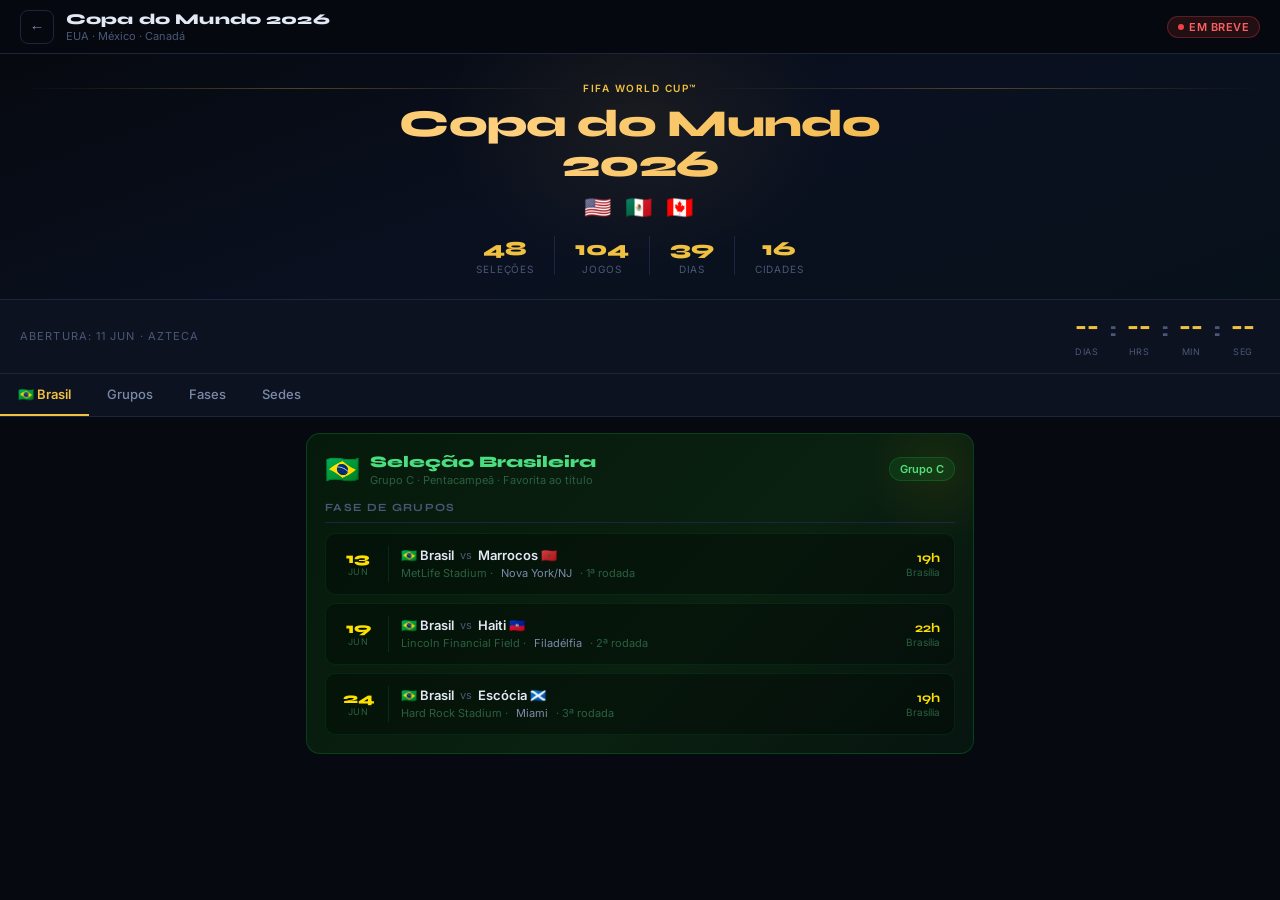
<file: eventocopa2026.html>
<!DOCTYPE html>
<html lang="pt-BR">
<head>
<meta charset="UTF-8">
<meta name="viewport" content="width=device-width, initial-scale=1.0">
<title>Copa do Mundo 2026 ⚽</title>
<link href="https://fonts.googleapis.com/css2?family=Syne:wght@400;600;700;800;900&family=Inter:wght@300;400;500;600&display=swap" rel="stylesheet">
<style>
:root {
  --bg: #06090f;
  --surface: #0d1220;
  --surface2: #111826;
  --border: #1c2540;
  --text: #e2e8f4;
  --muted: #4a5878;
  --muted2: #7a8baa;
  --gold: #f0c040;
  --green: #22c55e;
  --red: #ef4444;
  --blue: #3b82f6;
  --brazil: #009c3b;
  --brazil2: #FFDF00;
}
* { margin:0; padding:0; box-sizing:border-box; }

body {
  font-family: 'Inter', sans-serif;
  background: var(--bg);
  color: var(--text);
  min-height: 100vh;
}

/* HEADER */
header {
  padding: 0 20px;
  height: 54px;
  display: flex;
  align-items: center;
  gap: 12px;
  border-bottom: 1px solid var(--border);
  background: rgba(6,9,15,0.97);
  backdrop-filter: blur(12px);
  position: sticky;
  top: 0;
  z-index: 100;
}
.back-btn {
  background: none;
  border: 1px solid var(--border);
  color: var(--muted2);
  width: 34px; height: 34px;
  border-radius: 8px;
  cursor: pointer;
  display: flex; align-items: center; justify-content: center;
  font-size: 15px;
  transition: all 0.18s;
  flex-shrink: 0;
}
.back-btn:hover { background: var(--surface); color: var(--text); }
.header-title {
  font-family: 'Syne', sans-serif;
  font-weight: 800;
  font-size: 15px;
  color: var(--text);
  letter-spacing: 0.01em;
}
.header-sub { font-size: 11px; color: var(--muted); margin-top: 1px; }
.live-pill {
  margin-left: auto;
  background: rgba(239,68,68,0.12);
  border: 1px solid rgba(239,68,68,0.3);
  color: #fc6060;
  padding: 3px 10px;
  border-radius: 20px;
  font-size: 11px;
  font-weight: 600;
  display: flex; align-items: center; gap: 5px;
  letter-spacing: 0.04em;
  text-transform: uppercase;
}
.live-dot {
  width: 6px; height: 6px;
  background: #ef4444;
  border-radius: 50%;
  animation: blink 1.2s ease-in-out infinite;
}
@keyframes blink { 0%,100%{opacity:1} 50%{opacity:0.2} }

/* HERO */
.hero {
  background: linear-gradient(160deg, #06090f 0%, #0a1020 50%, #07111a 100%);
  padding: 28px 20px 24px;
  border-bottom: 1px solid var(--border);
  position: relative;
  overflow: hidden;
}
.hero-glow {
  position: absolute;
  top: -80px; left: 50%; transform: translateX(-50%);
  width: 400px; height: 300px;
  background: radial-gradient(ellipse, rgba(240,192,64,0.07) 0%, transparent 70%);
  pointer-events: none;
}
.hero-label {
  font-size: 10px;
  font-weight: 600;
  letter-spacing: 0.15em;
  text-transform: uppercase;
  color: var(--gold);
  margin-bottom: 10px;
  display: flex; align-items: center; gap: 8px;
}
.hero-label::before, .hero-label::after {
  content: '';
  flex: 1;
  height: 1px;
  background: linear-gradient(90deg, transparent, rgba(240,192,64,0.3), transparent);
}
.hero-title {
  font-family: 'Syne', sans-serif;
  font-size: clamp(28px, 6vw, 38px);
  font-weight: 900;
  line-height: 1.05;
  letter-spacing: -0.02em;
  text-align: center;
}
.hero-title span {
  display: block;
  background: linear-gradient(135deg, #f0c040 0%, #ffd080 40%, #e8a820 100%);
  -webkit-background-clip: text;
  -webkit-text-fill-color: transparent;
  background-clip: text;
}
.hero-hosts {
  text-align: center;
  margin-top: 10px;
  font-size: 22px;
  letter-spacing: 4px;
}
.hero-meta {
  display: flex;
  justify-content: center;
  gap: 20px;
  margin-top: 16px;
}
.hero-stat {
  text-align: center;
}
.hero-stat-val {
  font-family: 'Syne', sans-serif;
  font-size: 20px;
  font-weight: 800;
  color: var(--gold);
}
.hero-stat-label {
  font-size: 10px;
  color: var(--muted);
  text-transform: uppercase;
  letter-spacing: 0.08em;
  margin-top: 2px;
}
.hero-divider { width: 1px; background: var(--border); }

/* COUNTDOWN */
.countdown-wrap {
  background: var(--surface);
  border-bottom: 1px solid var(--border);
  padding: 14px 20px;
  display: flex;
  align-items: center;
  justify-content: space-between;
}
.countdown-label { font-size: 11px; color: var(--muted); text-transform: uppercase; letter-spacing: 0.1em; }
.countdown-timer {
  display: flex;
  gap: 6px;
  align-items: center;
}
.cd-unit {
  text-align: center;
}
.cd-num {
  font-family: 'Syne', sans-serif;
  font-size: 20px;
  font-weight: 800;
  color: var(--gold);
  min-width: 34px;
  display: block;
}
.cd-label {
  font-size: 9px;
  color: var(--muted);
  text-transform: uppercase;
  letter-spacing: 0.06em;
}
.cd-sep {
  font-family: 'Syne', sans-serif;
  font-size: 18px;
  font-weight: 800;
  color: var(--muted);
  margin-bottom: 12px;
  animation: blink 1s ease-in-out infinite;
}

/* TABS */
.tabs {
  display: flex;
  background: var(--surface);
  border-bottom: 1px solid var(--border);
  overflow-x: auto;
  scrollbar-width: none;
}
.tabs::-webkit-scrollbar { display: none; }
.tab {
  flex-shrink: 0;
  padding: 12px 18px;
  font-size: 13px;
  font-weight: 500;
  color: var(--muted2);
  cursor: pointer;
  border-bottom: 2px solid transparent;
  transition: all 0.18s;
  white-space: nowrap;
}
.tab:hover { color: var(--text); }
.tab.active { color: var(--gold); border-bottom-color: var(--gold); font-weight: 600; }

/* CONTENT */
.content { padding: 16px 16px 60px; max-width: 700px; margin: 0 auto; }
.section { display: none; }
.section.active { display: block; }

/* BRASIL CARD */
.brasil-section {
  background: linear-gradient(135deg, #061a0c 0%, #0a2010 60%, #071510 100%);
  border: 1px solid rgba(0,156,59,0.3);
  border-radius: 14px;
  padding: 18px;
  margin-bottom: 16px;
  position: relative;
  overflow: hidden;
}
.brasil-section::before {
  content: '';
  position: absolute;
  top: -40px; right: -40px;
  width: 150px; height: 150px;
  background: radial-gradient(circle, rgba(255,223,0,0.06) 0%, transparent 70%);
}
.brasil-header {
  display: flex;
  align-items: center;
  gap: 10px;
  margin-bottom: 14px;
}
.brasil-flag { font-size: 28px; }
.brasil-info h2 {
  font-family: 'Syne', sans-serif;
  font-size: 16px;
  font-weight: 800;
  color: #4ade80;
}
.brasil-info p {
  font-size: 11px;
  color: #2a6040;
  margin-top: 2px;
}
.brasil-badge {
  margin-left: auto;
  background: rgba(0,156,59,0.15);
  border: 1px solid rgba(0,156,59,0.3);
  color: #4ade80;
  padding: 4px 10px;
  border-radius: 20px;
  font-size: 11px;
  font-weight: 600;
}

/* JOGOS DO BRASIL */
.brasil-games { display: flex; flex-direction: column; gap: 8px; }
.br-game {
  background: rgba(0,0,0,0.3);
  border: 1px solid rgba(0,156,59,0.15);
  border-radius: 10px;
  padding: 12px 14px;
  display: flex;
  align-items: center;
  gap: 12px;
}
.br-game-date {
  flex-shrink: 0;
  text-align: center;
  min-width: 36px;
}
.br-game-day {
  font-family: 'Syne', sans-serif;
  font-size: 15px;
  font-weight: 800;
  color: var(--brazil2);
  line-height: 1;
}
.br-game-month {
  font-size: 9px;
  color: #2a6040;
  text-transform: uppercase;
  letter-spacing: 0.06em;
}
.br-game-divider { width: 1px; background: rgba(0,156,59,0.2); height: 36px; flex-shrink: 0; }
.br-game-main { flex: 1; min-width: 0; }
.br-game-teams {
  display: flex;
  align-items: center;
  gap: 6px;
  font-size: 13px;
  font-weight: 600;
  color: var(--text);
}
.br-game-vs { color: var(--muted); font-size: 11px; font-weight: 400; }
.br-game-meta {
  font-size: 11px;
  color: #2a6040;
  margin-top: 3px;
  display: flex; gap: 8px; align-items: center;
}
.br-game-meta span { color: var(--muted2); }
.br-game-time {
  flex-shrink: 0;
  text-align: right;
}
.br-game-hour {
  font-family: 'Syne', sans-serif;
  font-size: 13px;
  font-weight: 700;
  color: var(--brazil2);
}
.br-game-tz { font-size: 10px; color: #2a6040; }

/* SECTION TITLE */
.section-title {
  font-family: 'Syne', sans-serif;
  font-size: 11px;
  font-weight: 700;
  color: var(--muted);
  letter-spacing: 0.12em;
  text-transform: uppercase;
  margin-bottom: 12px;
  padding-bottom: 8px;
  border-bottom: 1px solid var(--border);
  display: flex; align-items: center; gap: 8px;
}
.section-title-accent { color: var(--gold); }

/* GROUP CARD */
.group-card {
  background: var(--surface);
  border: 1px solid var(--border);
  border-radius: 12px;
  margin-bottom: 10px;
  overflow: hidden;
}
.group-header {
  padding: 10px 14px;
  background: var(--surface2);
  border-bottom: 1px solid var(--border);
  display: flex;
  align-items: center;
  justify-content: space-between;
  cursor: pointer;
  user-select: none;
}
.group-letter {
  font-family: 'Syne', sans-serif;
  font-size: 13px;
  font-weight: 800;
  color: var(--gold);
}
.group-teams-preview {
  font-size: 11px;
  color: var(--muted2);
  flex: 1;
  padding: 0 10px;
}
.group-arrow {
  font-size: 11px;
  color: var(--muted);
  transition: transform 0.25s;
}
.group-arrow.open { transform: rotate(180deg); }
.group-body {
  max-height: 0;
  overflow: hidden;
  transition: max-height 0.35s cubic-bezier(0.4,0,0.2,1);
}
.group-body.open { max-height: 600px; }

/* STANDINGS TABLE */
.standings-table {
  width: 100%;
  border-collapse: collapse;
  font-size: 12px;
}
.standings-table th {
  padding: 7px 10px;
  text-align: left;
  color: var(--muted);
  font-weight: 500;
  font-size: 10px;
  text-transform: uppercase;
  letter-spacing: 0.06em;
  border-bottom: 1px solid var(--border);
}
.standings-table th.num { text-align: center; }
.standings-table td {
  padding: 9px 10px;
  border-bottom: 1px solid rgba(28,37,64,0.5);
  color: var(--text);
}
.standings-table td.num { text-align: center; color: var(--muted2); }
.standings-table tr:last-child td { border-bottom: none; }
.team-cell {
  display: flex;
  align-items: center;
  gap: 8px;
}
.team-flag-sm { font-size: 16px; flex-shrink: 0; }
.team-name-sm { font-weight: 500; }
.classify-bar {
  display: inline-block;
  width: 3px;
  height: 14px;
  border-radius: 2px;
  margin-right: 2px;
  vertical-align: middle;
  flex-shrink: 0;
}
.bar-green { background: var(--green); }
.bar-blue { background: var(--blue); }
.bar-muted { background: var(--border); }

/* JOGOS POR RODADA */
.games-mini { padding: 0 2px 10px; }
.game-row {
  display: flex;
  align-items: center;
  padding: 8px 12px;
  border-bottom: 1px solid rgba(28,37,64,0.4);
  gap: 6px;
  font-size: 12px;
}
.game-row:last-child { border-bottom: none; }
.game-date-mini {
  font-size: 10px;
  color: var(--muted);
  flex-shrink: 0;
  min-width: 34px;
}
.game-teams-mini {
  flex: 1;
  display: flex;
  align-items: center;
  gap: 4px;
  color: var(--text);
  font-weight: 500;
}
.game-vs-mini { color: var(--muted); font-size: 10px; font-weight: 400; }
.game-time-mini {
  font-size: 11px;
  color: var(--muted2);
  flex-shrink: 0;
}
.game-city-mini {
  font-size: 10px;
  color: var(--muted);
  flex-shrink: 0;
  text-align: right;
  max-width: 80px;
  overflow: hidden;
  text-overflow: ellipsis;
  white-space: nowrap;
}
.rodada-label {
  font-size: 10px;
  font-weight: 600;
  color: var(--muted);
  letter-spacing: 0.1em;
  text-transform: uppercase;
  padding: 6px 12px 4px;
  background: rgba(0,0,0,0.15);
}

/* HIGHLIGHTS do brasil nas tabelas */
.is-brasil { background: rgba(0,156,59,0.05); }
.is-brasil .team-name-sm { color: #4ade80; }

/* INFO CARDS */
.info-grid {
  display: grid;
  grid-template-columns: 1fr 1fr;
  gap: 8px;
  margin-bottom: 16px;
}
.info-card {
  background: var(--surface);
  border: 1px solid var(--border);
  border-radius: 10px;
  padding: 14px;
}
.info-card-icon { font-size: 20px; margin-bottom: 6px; }
.info-card-val {
  font-family: 'Syne', sans-serif;
  font-size: 18px;
  font-weight: 800;
  color: var(--text);
}
.info-card-label {
  font-size: 10px;
  color: var(--muted);
  margin-top: 2px;
  text-transform: uppercase;
  letter-spacing: 0.06em;
}

/* FASES */
.fases-list { display: flex; flex-direction: column; gap: 0; }
.fase-row {
  display: flex;
  align-items: center;
  padding: 12px 14px;
  border-bottom: 1px solid var(--border);
  background: var(--surface);
  gap: 12px;
}
.fase-row:first-child { border-radius: 10px 10px 0 0; }
.fase-row:last-child { border-bottom: none; border-radius: 0 0 10px 10px; }
.fase-icon { font-size: 18px; flex-shrink: 0; width: 28px; text-align: center; }
.fase-info { flex: 1; }
.fase-name {
  font-size: 13px;
  font-weight: 600;
  color: var(--text);
}
.fase-date { font-size: 11px; color: var(--muted); margin-top: 2px; }
.fase-count {
  font-family: 'Syne', sans-serif;
  font-size: 13px;
  font-weight: 700;
  color: var(--gold);
}

/* SEDES */
.sedes-grid {
  display: grid;
  grid-template-columns: 1fr 1fr;
  gap: 8px;
  margin-bottom: 16px;
}
.sede-card {
  background: var(--surface);
  border: 1px solid var(--border);
  border-radius: 10px;
  padding: 12px;
}
.sede-flag { font-size: 18px; margin-bottom: 4px; }
.sede-city {
  font-size: 13px;
  font-weight: 600;
  color: var(--text);
}
.sede-stadium {
  font-size: 11px;
  color: var(--muted);
  margin-top: 2px;
}
.sede-capacity {
  font-size: 10px;
  color: var(--gold);
  margin-top: 4px;
}

/* TOAST */
.toast {
  position: fixed;
  bottom: 24px;
  left: 50%;
  transform: translateX(-50%) translateY(20px);
  background: var(--surface2);
  border: 1px solid var(--border);
  color: var(--text);
  padding: 9px 18px;
  border-radius: 30px;
  font-size: 13px;
  z-index: 999;
  opacity: 0;
  transition: all 0.28s;
  white-space: nowrap;
  pointer-events: none;
}
.toast.show { opacity: 1; transform: translateX(-50%) translateY(0); }
</style>
</head>
<body>

<header>
  <button class="back-btn" onclick="window.location.href='index.html'">←</button>
  <div>
    <div class="header-title">Copa do Mundo 2026</div>
    <div class="header-sub">EUA · México · Canadá</div>
  </div>
  <div class="live-pill"><span class="live-dot"></span>Em breve</div>
</header>

<!-- HERO -->
<div class="hero">
  <div class="hero-glow"></div>
  <div class="hero-label">FIFA World Cup™</div>
  <div class="hero-title">
    <span>Copa do Mundo</span>
    <span>2026</span>
  </div>
  <div class="hero-hosts">🇺🇸 🇲🇽 🇨🇦</div>
  <div class="hero-meta">
    <div class="hero-stat">
      <div class="hero-stat-val">48</div>
      <div class="hero-stat-label">Seleções</div>
    </div>
    <div class="hero-divider"></div>
    <div class="hero-stat">
      <div class="hero-stat-val">104</div>
      <div class="hero-stat-label">Jogos</div>
    </div>
    <div class="hero-divider"></div>
    <div class="hero-stat">
      <div class="hero-stat-val">39</div>
      <div class="hero-stat-label">Dias</div>
    </div>
    <div class="hero-divider"></div>
    <div class="hero-stat">
      <div class="hero-stat-val">16</div>
      <div class="hero-stat-label">Cidades</div>
    </div>
  </div>
</div>

<!-- COUNTDOWN -->
<div class="countdown-wrap">
  <div>
    <div class="countdown-label">Abertura: 11 Jun · Azteca</div>
  </div>
  <div class="countdown-timer">
    <div class="cd-unit"><span class="cd-num" id="cdDays">--</span><span class="cd-label">dias</span></div>
    <span class="cd-sep">:</span>
    <div class="cd-unit"><span class="cd-num" id="cdHours">--</span><span class="cd-label">hrs</span></div>
    <span class="cd-sep">:</span>
    <div class="cd-unit"><span class="cd-num" id="cdMins">--</span><span class="cd-label">min</span></div>
    <span class="cd-sep">:</span>
    <div class="cd-unit"><span class="cd-num" id="cdSecs">--</span><span class="cd-label">seg</span></div>
  </div>
</div>

<!-- TABS -->
<div class="tabs">
  <div class="tab active" onclick="switchTab('brasil')">🇧🇷 Brasil</div>
  <div class="tab" onclick="switchTab('grupos')">Grupos</div>
  <div class="tab" onclick="switchTab('fases')">Fases</div>
  <div class="tab" onclick="switchTab('sedes')">Sedes</div>
</div>

<div class="content">

  <!-- ===== ABA BRASIL ===== -->
  <div class="section active" id="tab-brasil">

    <div class="brasil-section">
      <div class="brasil-header">
        <span class="brasil-flag">🇧🇷</span>
        <div class="brasil-info">
          <h2>Seleção Brasileira</h2>
          <p>Grupo C · Pentacampeã · Favorita ao título</p>
        </div>
        <div class="brasil-badge">Grupo C</div>
      </div>

      <div class="section-title" style="margin-bottom:10px">
        <span>Fase de Grupos</span>
      </div>

      <div class="brasil-games">
        <div class="br-game">
          <div class="br-game-date"><div class="br-game-day">13</div><div class="br-game-month">jun</div></div>
          <div class="br-game-divider"></div>
          <div class="br-game-main">
            <div class="br-game-teams">🇧🇷 Brasil <span class="br-game-vs">vs</span> Marrocos 🇲🇦</div>
            <div class="br-game-meta">MetLife Stadium · <span>Nova York/NJ</span> · 1ª rodada</div>
          </div>
          <div class="br-game-time"><div class="br-game-hour">19h</div><div class="br-game-tz">Brasília</div></div>
        </div>
        <div class="br-game">
          <div class="br-game-date"><div class="br-game-day">19</div><div class="br-game-month">jun</div></div>
          <div class="br-game-divider"></div>
          <div class="br-game-main">
            <div class="br-game-teams">🇧🇷 Brasil <span class="br-game-vs">vs</span> Haiti 🇭🇹</div>
            <div class="br-game-meta">Lincoln Financial Field · <span>Filadélfia</span> · 2ª rodada</div>
          </div>
          <div class="br-game-time"><div class="br-game-hour">22h</div><div class="br-game-tz">Brasília</div></div>
        </div>
        <div class="br-game">
          <div class="br-game-date"><div class="br-game-day">24</div><div class="br-game-month">jun</div></div>
          <div class="br-game-divider"></div>
          <div class="br-game-main">
            <div class="br-game-teams">🇧🇷 Brasil <span class="br-game-vs">vs</span> Escócia 🏴󠁧󠁢󠁳󠁣󠁴󠁿</div>
            <div class="br-game-meta">Hard Rock Stadium · <span>Miami</span> · 3ª rodada</div>
          </div>
          <div class="br-game-time"><div class="br-game-hour">19h</div><div class="br-game-tz">Brasília</div></div>
        </div>
      </div>
    </div>

    <!-- Grupo C completo -->
</file>
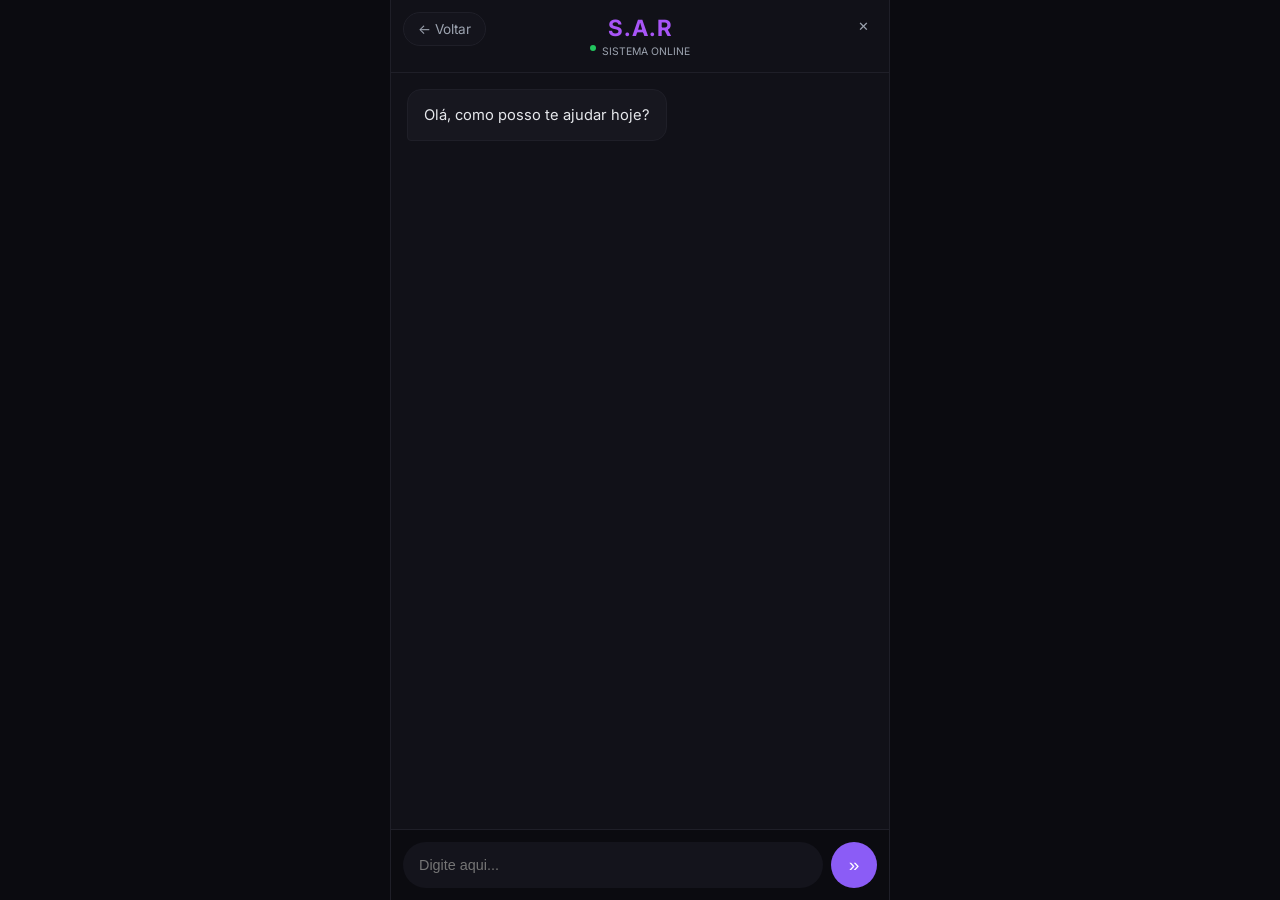
<file: IA.html>
<!DOCTYPE html>
<html lang="pt-br">
<head>
  <meta charset="UTF-8">
  <meta name="viewport" content="width=device-width, initial-scale=1.0, maximum-scale=1.0, user-scalable=no, viewport-fit=cover">
  <meta name="apple-mobile-web-app-capable" content="yes">
  <meta name="theme-color" content="#0a0a0f">
  <title>S.A.R - Evolution Studio</title>
  <link href="https://fonts.googleapis.com/css2?family=Inter:wght@400;500;600;700&display=swap" rel="stylesheet">
  <link rel="stylesheet" href="IA.css">
</head>
<body>

  <div class="app">

    <!-- SIDEBAR -->
    <div class="sidebar" id="sidebar">
      <h3>Modo de Operação</h3>

      <div class="modo-box">
        <div class="modo-option" data-modo="rapido">🚀 Modo Normal/Fast</div>
        <div class="modo-option" data-modo="especialista">💡 Modo Especialista</div>
        <div class="modo-option" data-modo="pro">🧠 Modo Pro</div>
      </div>

      <!-- BOTÃO MODO VOZ ABAIXO DOS MODOS -->
      <div style="margin-top:20px;">
        
      </div>

    </div>

    <!-- OVERLAY -->
    <div class="overlay" id="overlay"></div>

    <!-- HEADER -->
    <header>
      <button id="menuBtn">☰</button>

      <div style="text-align:center">
        <h2 id="tituloSAR">S.A.R</h2>
        <div class="status-indicator">
          <span class="dot"></span>SISTEMA ONLINE
        </div>
      </div>
      <a href="index.html" class="back-btn">← Voltar</a>

      <button id="clearBtn">✕</button>
    </header>

    <!-- CHAT -->
    <div id="chat">
      <div class="msg bot">Olá, como posso te ajudar hoje?</div>
    </div>

    

    <!-- BARRA INPUT -->
    <div class="bar">
      <input id="input" placeholder="Digite aqui..." autocomplete="off">
      <button class="send" id="btn">»</button>
    </div>

  </div>

  <script src="IA.js"></script>

</body>
</html>
</file>
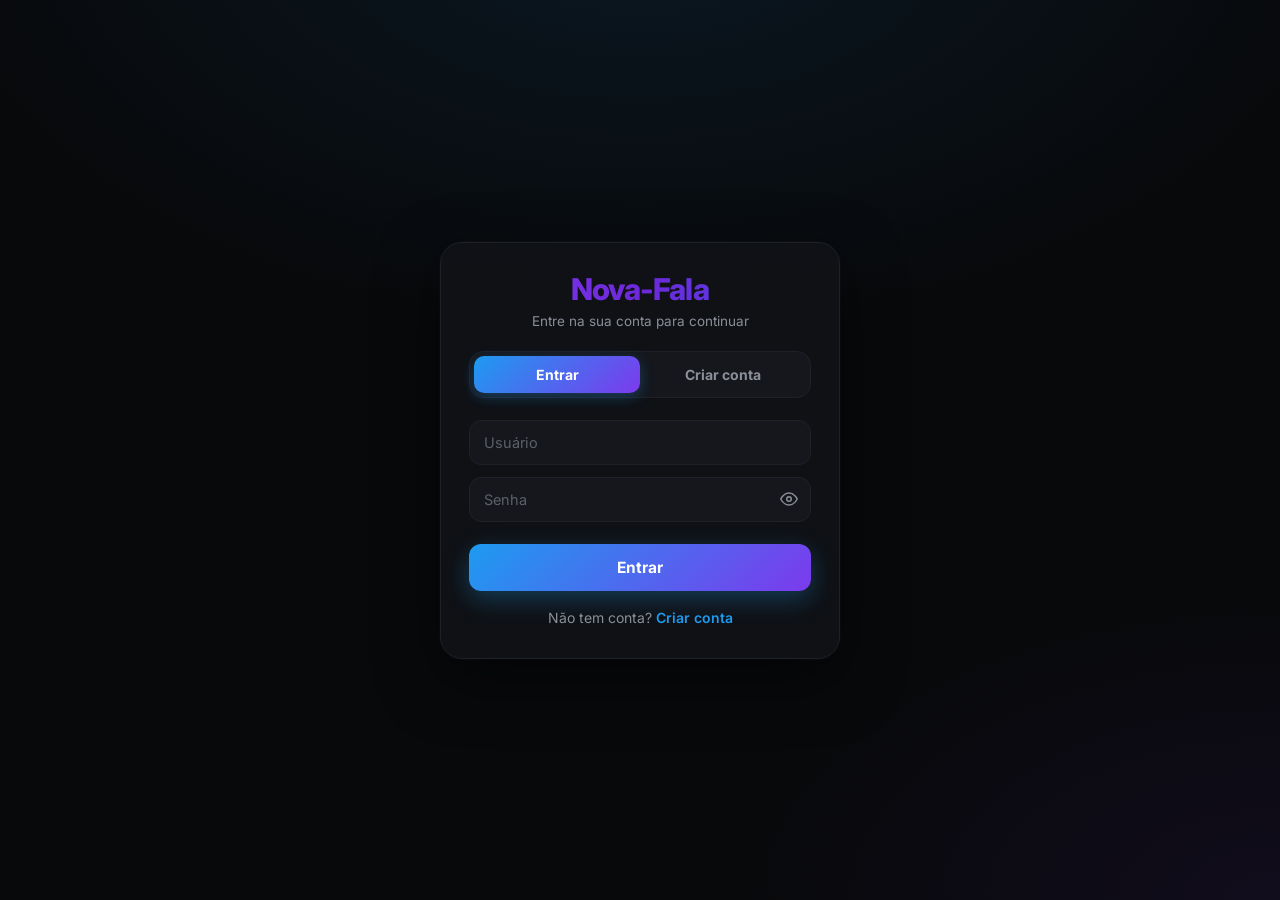
<file: login.html>
<!DOCTYPE html>
<html lang="pt-br">
<head>
<meta charset="UTF-8">
<meta name="viewport" content="width=device-width, initial-scale=1.0">
<title>Entrar • Nova-Fala</title>

<link rel="preconnect" href="https://fonts.googleapis.com">
<link rel="preconnect" href="https://fonts.gstatic.com" crossorigin>
<link href="https://fonts.googleapis.com/css2?family=Inter:wght@400;500;600;700;800&display=swap" rel="stylesheet">

<style>

*{box-sizing:border-box;}

:root{
    --bg:#08090b;
    --card:#111318;
    --card-2:#15171d;
    --border:#1e2128;
    --blue:#1d9bf0;
    --violet:#7c3aed;
    --grad:linear-gradient(135deg,#1d9bf0,#7c3aed);
    --text:#f1f2f4;
    --sub:#8b8f98;
    --danger:#ff5c72;
}

body{
    margin:0;
    font-family:'Inter', -apple-system, BlinkMacSystemFont, system-ui, sans-serif;
    background:
        radial-gradient(1200px 700px at 50% -10%, rgba(29,155,240,0.10), transparent 60%),
        radial-gradient(900px 500px at 100% 100%, rgba(124,58,237,0.08), transparent 60%),
        var(--bg);
    color:var(--text);
    display:flex;
    justify-content:center;
    align-items:center;
    min-height:100vh;
    padding:20px;
    -webkit-font-smoothing:antialiased;
}

::selection{ background:rgba(29,155,240,0.35); color:#fff; }

/* CARD */
.card{
    width:100%;
    max-width:400px;
    background:rgba(17,19,24,0.85);
    border:1px solid var(--border);
    border-radius:22px;
    padding:28px 28px 32px;
    box-shadow:0 20px 60px rgba(0,0,0,.5), 0 0 0 1px rgba(255,255,255,0.02);
    backdrop-filter:blur(16px);
    -webkit-backdrop-filter:blur(16px);
    animation:cardIn .5s cubic-bezier(.19,1,.22,1) both;
}

@keyframes cardIn{
    from{ opacity:0; transform:translateY(16px) scale(.97); }
    to{ opacity:1; transform:translateY(0) scale(1); }
}

@keyframes gradientShift {
    0%   { background-position: 0% 50%; }
    50%  { background-position: 100% 50%; }
    100% { background-position: 0% 50%; }
}

/* LOGO */
.logo{
    text-align:center;
    font-size:30px;
    font-weight:800;
    letter-spacing:-0.8px;
    margin-bottom:6px;
    background: linear-gradient(90deg, #7c3aed, #6d28d9, #4f46e5, #3b82f6, #60a5fa);
    background-size: 200% auto;
    -webkit-background-clip: text;
    -webkit-text-fill-color: transparent;
    background-clip: text;
    animation: gradientShift 3s ease infinite;
}

.subtitle{
    text-align:center;
    font-size:13.5px;
    color:var(--sub);
    margin-bottom:22px;
    transition:opacity .15s;
}

/* ===== ABAS ===== */
.tabs{
    display:flex;
    background:var(--card-2);
    border:1px solid var(--border);
    border-radius:14px;
    padding:4px;
    margin-bottom:22px;
    position:relative;
}

.tab-btn{
    flex:1;
    padding:10px 0;
    text-align:center;
    font-size:14px;
    font-weight:700;
    color:var(--sub);
    background:none;
    border:none;
    cursor:pointer;
    border-radius:10px;
    position:relative;
    z-index:2;
    transition:color .25s;
    font-family:inherit;
    box-shadow:none;
}

.tab-btn.active{ color:#fff; }

.tab-indicator{
    position:absolute;
    top:4px;
    left:4px;
    width:calc(50% - 4px);
    height:calc(100% - 8px);
    background:var(--grad);
    border-radius:10px;
    transition:transform .3s cubic-bezier(.65,0,.35,1);
    box-shadow:0 4px 14px rgba(29,155,240,0.3);
    z-index:1;
}

.tabs[data-active="registro"] .tab-indicator{
    transform:translateX(100%);
}

/* ===== FORMULÁRIOS ===== */
.form-panel{ display:none; }
.form-panel.active{ display:block; animation:panelIn .3s ease both; }

@keyframes panelIn{
    from{ opacity:0; transform:translateY(6px); }
    to{ opacity:1; transform:translateY(0); }
}

.field{ position:relative; margin-top:12px; }
.field:first-of-type{ margin-top:0; }

.field-label{
    display:block;
    font-size:11.5px;
    font-weight:600;
    color:var(--sub);
    letter-spacing:0.3px;
    text-transform:uppercase;
    margin-bottom:6px;
}

input{
    width:100%;
    padding:13px 14px;
    background:var(--card-2);
    border:1px solid var(--border);
    color:var(--text);
    border-radius:12px;
    transition:border-color .2s, box-shadow .2s, background .2s;
    font-size:14.5px;
    font-family:inherit;
    outline:none;
    color-scheme:dark;
}

input::placeholder{ color:#5c6068; }

input:focus{
    border-color:var(--blue);
    background:#131620;
    box-shadow:0 0 0 3px rgba(29,155,240,0.12);
}

.field.has-toggle input{ padding-right:44px; }

.toggle-pass{
    position:absolute;
    right:6px;
    top:50%;
    transform:translateY(-50%);
    width:32px;
    height:32px;
    display:flex;
    align-items:center;
    justify-content:center;
    background:transparent;
    border:none;
    color:var(--sub);
    cursor:pointer;
    border-radius:8px;
    transition:.2s;
    padding:0;
    margin:0;
}
.field.has-toggle.with-label .toggle-pass{ top:31px; transform:none; }

.toggle-pass:hover{ color:var(--text); background:rgba(255,255,255,0.06); box-shadow:none; }

/* FORÇA DA SENHA */
.pass-strength{ display:flex; gap:4px; margin-top:8px; }
.pass-strength span{ height:3px; flex:1; border-radius:3px; background:var(--border); transition:background .25s; }
.pass-strength.fraca span:nth-child(1){ background:var(--danger); }
.pass-strength.media span:nth-child(1),
.pass-strength.media span:nth-child(2){ background:#f5a623; }
.pass-strength.forte span{ background:#2ee6a6; }

/* BOTÃO */
button.btn-primary{
    width:100%;
    padding:14px;
    margin-top:22px;
    background:var(--grad);
    border:none;
    border-radius:12px;
    color:white;
    font-size:15.5px;
    font-weight:700;
    cursor:pointer;
    transition:transform .15s, box-shadow .2s, opacity .2s;
    box-shadow:0 8px 24px rgba(29,155,240,0.3);
    font-family:inherit;
}
button.btn-primary:hover{ transform:translateY(-1px); box-shadow:0 10px 28px rgba(124,58,237,0.4); opacity:.96; }
button.btn-primary:active{ transform:translateY(0) scale(0.98); }
button.btn-primary:disabled{ opacity:.55; cursor:not-allowed; transform:none; box-shadow:none; }

/* LINK secundário embaixo do form (troca de aba) */
.link{
    text-align:center;
    margin-top:18px;
    font-size:14px;
    color:var(--sub);
}
.link button.link-btn{
    background:none;border:none;box-shadow:none;margin:0;padding:0;width:auto;
    color:var(--blue);
    text-decoration:none;
    font-weight:600;
    cursor:pointer;
    font-size:14px;
    font-family:inherit;
    transition:opacity .2s;
}
.link button.link-btn:hover{ opacity:.8; text-decoration:underline; transform:none; box-shadow:none; }

/* MENSAGEM */
.msg{ display:none; margin-top:14px; padding:10px 13px; border-radius:10px; font-size:13px; line-height:1.4; text-align:center; }
.msg.erro{ display:block; background:rgba(255,92,114,0.1); border:1px solid rgba(255,92,114,0.25); color:#ff8a9a; }
.msg.sucesso{ display:block; background:rgba(46,230,166,0.1); border:1px solid rgba(46,230,166,0.25); color:#5eeac2; }

</style>
</head>

<body>

<div class="card">

<div class="logo">Nova-Fala</div>
<div class="subtitle" id="subtitle">Entre na sua conta para continuar</div>

<div class="tabs" id="tabs" data-active="login">
    <div class="tab-indicator"></div>
    <button type="button" class="tab-btn active" id="tabLoginBtn" onclick="mudarAba('login')">Entrar</button>
    <button type="button" class="tab-btn" id="tabRegistroBtn" onclick="mudarAba('registro')">Criar conta</button>
</div>

<!-- ===== LOGIN ===== -->
<div class="form-panel active" id="painelLogin">

    <div class="field">
        <input id="user" placeholder="Usuário" autocomplete="username">
    </div>

    <div class="field has-toggle">
        <input id="pass" type="password" placeholder="Senha" autocomplete="current-password" onkeydown="if(event.key==='Enter')login()">
        <button type="button" class="toggle-pass" onclick="alternarSenha('pass','eyeIcon1')" aria-label="Mostrar senha">
            <svg id="eyeIcon1" width="18" height="18" viewBox="0 0 24 24" fill="none" stroke="currentColor" stroke-width="2" stroke-linecap="round" stroke-linejoin="round"><path d="M1 12s4-8 11-8 11 8 11 8-4 8-11 8-11-8-11-8z"/><circle cx="12" cy="12" r="3"/></svg>
        </button>
    </div>

    <div id="msgLogin" class="msg"></div>

    <button class="btn-primary" id="btnLogin" onclick="login()">Entrar</button>

    <div class="link">
        Não tem conta? <button type="button" class="link-btn" onclick="mudarAba('registro')">Criar conta</button>
    </div>

</div>

<!-- ===== REGISTRO ===== -->
<div class="form-panel" id="painelRegistro">

    <div class="field">
        <span class="field-label">Usuário</span>
        <input id="rUser" placeholder="Como quer ser chamado" autocomplete="username">
    </div>

    <div class="field">
        <span class="field-label">Email</span>
        <input id="rEmail" type="email" placeholder="seu@email.com" autocomplete="email">
    </div>

    <div class="field has-toggle with-label">
        <span class="field-label">Senha</span>
        <input id="rPass" type="password" placeholder="Mínimo 6 caracteres" autocomplete="new-password" oninput="atualizarForca()">
        <button type="button" class="toggle-pass" onclick="alternarSenha('rPass','eyeIcon2')" aria-label="Mostrar senha">
            <svg id="eyeIcon2" width="18" height="18" viewBox="0 0 24 24" fill="none" stroke="currentColor" stroke-width="2" stroke-linecap="round" stroke-linejoin="round"><path d="M1 12s4-8 11-8 11 8 11 8-4 8-11 8-11-8-11-8z"/><circle cx="12" cy="12" r="3"/></svg>
        </button>
        <div class="pass-strength" id="passForca"><span></span><span></span><span></span></div>
    </div>

    <div class="field has-toggle with-label">
        <span class="field-label">Confirmar senha</span>
        <input id="rPass2" type="password" placeholder="Repita a senha" autocomplete="new-password">
        <button type="button" class="toggle-pass" onclick="alternarSenha('rPass2','eyeIcon3')" aria-label="Mostrar senha">
            <svg id="eyeIcon3" width="18" height="18" viewBox="0 0 24 24" fill="none" stroke="currentColor" stroke-width="2" stroke-linecap="round" stroke-linejoin="round"><path d="M1 12s4-8 11-8 11 8 11 8-4 8-11 8-11-8-11-8z"/><circle cx="12" cy="12" r="3"/></svg>
        </button>
    </div>

    <div class="field">
        <span class="field-label">Data de nascimento</span>
        <input id="dob" type="date">
    </div>

    <div id="msgRegistro" class="msg"></div>

    <button class="btn-primary" id="btnRegistrar" onclick="registrar()">Criar conta</button>

    <div class="link">
        Já tem conta? <button type="button" class="link-btn" onclick="mudarAba('login')">Entrar</button>
    </div>

</div>

</div>

<script>

const DB = "https://contaevilution-default-rtdb.firebaseio.com"

/* ================= ABAS ================= */

function mudarAba(aba){
    let tabs = document.getElementById("tabs")
    tabs.dataset.active = aba

    document.getElementById("tabLoginBtn").classList.toggle("active", aba==="login")
    document.getElementById("tabRegistroBtn").classList.toggle("active", aba==="registro")
    document.getElementById("painelLogin").classList.toggle("active", aba==="login")
    document.getElementById("painelRegistro").classList.toggle("active", aba==="registro")
    document.getElementById("subtitle").textContent = aba==="login"
        ? "Entre na sua conta para continuar"
        : "Crie sua conta e comece a se conectar"
    document.title = aba==="login" ? "Entrar • Nova-Fala" : "Registro • Nova-Fala"

    // mantém a URL condizente sem recarregar a página
    let novaUrl = aba==="login" ? "login.html" : "registro.html"
    history.replaceState(null, "", novaUrl)
}

/* ================= MOSTRAR/OCULTAR SENHA ================= */

function alternarSenha(inputId, iconId){
    let campo = document.getElementById(inputId)
    let icon = document.getElementById(iconId)
    let mostrando = campo.type === "text"
    campo.type = mostrando ? "password" : "text"
    icon.innerHTML = mostrando
        ? '<path d="M1 12s4-8 11-8 11 8 11 8-4 8-11 8-11-8-11-8z"/><circle cx="12" cy="12" r="3"/>'
        : '<path d="M17.94 17.94A10.94 10.94 0 0 1 12 20c-7 0-11-8-11-8a18.6 18.6 0 0 1 5.06-5.94M9.9 4.24A10.4 10.4 0 0 1 12 4c7 0 11 8 11 8a18.5 18.5 0 0 1-2.16 3.19m-6.72-1.07a3 3 0 1 1-4.24-4.24"/><line x1="1" y1="1" x2="23" y2="23"/>'
}

/* ================= FORÇA DA SENHA (visual) ================= */

function atualizarForca(){
    let p = document.getElementById("rPass").value
    let el = document.getElementById("passForca")
    el.classList.remove("fraca","media","forte")
    if(!p) return
    let pontos = 0
    if(p.length >= 6) pontos++
    if(p.length >= 10 && /[0-9]/.test(p) && /[a-zA-Z]/.test(p)) pontos++
    if(p.length >= 10 && /[^a-zA-Z0-9]/.test(p)) pontos++
    if(pontos <= 1) el.classList.add("fraca")
    else if(pontos === 2) el.classList.add("media")
    else el.classList.add("forte")
}

/* ================= MENSAGENS ================= */

function mostrarMsg(elId, txt, tipo){
    let el = document.getElementById(elId)
    el.textContent = txt
    el.classList.remove("erro","sucesso")
    el.classList.add(tipo)
}
function limparMsg(elId){
    let el = document.getElementById(elId)
    el.textContent = ""
    el.classList.remove("erro","sucesso")
}

/* ================= SALVAR USUÁRIO (login) ================= */

function salvarUsuario(user){
    localStorage.setItem("user", user)
    sessionStorage.setItem("user", user)
    let d = new Date()
    d.setTime(d.getTime() + (30*24*60*60*1000)) // 30 dias
    document.cookie = "user=" + user + ";expires=" + d.toUTCString() + ";path=/"
}

/* ================= LOGIN ================= */

async function login(){

    limparMsg("msgLogin")

    let u = document.getElementById("user").value.trim()
    let p = document.getElementById("pass").value.trim()

    if(!u || !p){
        mostrarMsg("msgLogin", "Preencha usuário e senha", "erro")
        return
    }

    let btn = document.getElementById("btnLogin")
    btn.disabled = true
    btn.textContent = "Entrando..."

    try{
        let r = await fetch(DB+"/users/"+u+".json")
        let data = await r.json()

        if(!data){
            mostrarMsg("msgLogin", "Conta não existe", "erro")
            btn.disabled = false
            btn.textContent = "Entrar"
            return
        }

        if(data.senha != p){
            mostrarMsg("msgLogin", "Senha errada", "erro")
            btn.disabled = false
            btn.textContent = "Entrar"
            return
        }

        salvarUsuario(u)
        localStorage.removeItem("logoutManual")
        location.href="index.html"

    }catch(e){
        mostrarMsg("msgLogin", "Erro de conexão", "erro")
        btn.disabled = false
        btn.textContent = "Entrar"
    }
}

/* ================= REGISTRO ================= */

async function registrar(){

limparMsg("msgRegistro")
let btn = document.getElementById("btnRegistrar")

try{

let u = document.getElementById("rUser").value.trim()
let e = document.getElementById("rEmail").value.trim().toLowerCase()
let p = document.getElementById("rPass").value.trim()
let p2 = document.getElementById("rPass2").value.trim()
let dob = document.getElementById("dob").value

if(!u || !e || !p || !p2 || !dob){
mostrarMsg("msgRegistro", "Preencha todos os campos", "erro")
return
}

if(/[.#$/\[\]]/.test(u)){
mostrarMsg("msgRegistro", "Usuário inválido (não use . # $ [ ] / )", "erro")
return
}

let hoje = new Date()
let nasc = new Date(dob)
let idade = hoje.getFullYear() - nasc.getFullYear()
let m = hoje.getMonth() - nasc.getMonth()
if(m < 0 || (m === 0 && hoje.getDate() < nasc.getDate())) idade--

if(idade < 12){
mostrarMsg("msgRegistro", "Você precisa ter pelo menos 12 anos", "erro")
return
}

if(p !== p2){
mostrarMsg("msgRegistro", "Senhas diferentes", "erro")
return
}

btn.disabled = true
btn.textContent = "Criando conta..."

let checkUser = await fetch(DB + "/users/" + u + ".json")
let userData = null
try{ userData = await checkUser.json() }catch{}

if(userData){
mostrarMsg("msgRegistro", "Usuário já existe", "erro")
btn.disabled = false
btn.textContent = "Criar conta"
return
}

let checkAll = await fetch(DB + "/users.json")
let allUsers = null
try{ allUsers = await checkAll.json() }catch{}

if(allUsers){
for(let key in allUsers){
if(allUsers[key].email === e){
mostrarMsg("msgRegistro", "Email já cadastrado", "erro")
btn.disabled = false
btn.textContent = "Criar conta"
return
}
}
}

let salvar = await fetch(DB + "/users/" + u + ".json",{
method:"PUT",
headers:{ "Content-Type":"application/json" },
body:JSON.stringify({ email:e, senha:p, criado:Date.now() })
})

let resposta = await salvar.text()

if(!salvar.ok){
mostrarMsg("msgRegistro", "Erro ao salvar: " + resposta, "erro")
btn.disabled = false
btn.textContent = "Criar conta"
return
}

mostrarMsg("msgRegistro", "Conta criada com sucesso! Entrando...", "sucesso")
setTimeout(()=>{
document.getElementById("user").value = u
mudarAba("login")
document.getElementById("pass").focus()
btn.disabled = false
btn.textContent = "Criar conta"
}, 900)

}catch(err){
mostrarMsg("msgRegistro", "Erro: " + err.message, "erro")
console.error(err)
btn.disabled = false
btn.textContent = "Criar conta"
}
}

/* ================= INIT: escolhe a aba pela URL + auto-login ================= */

(function(){
    // aba inicial de acordo com o arquivo acessado
    let path = location.pathname.toLowerCase()
    if(path.endsWith("registro.html")){
        mudarAba("registro")
    }

    // entra automático se já tiver sessão salva
    let logoutManual = localStorage.getItem("logoutManual")
    let user =
        localStorage.getItem("user") ||
        sessionStorage.getItem("user") ||
        (document.cookie.match(/(^| )user=([^;]+)/)?.[2])

    if(user && logoutManual !== "true"){
        location.href="index.html"
    }
})()

</script>

</body>
</html>
</file>
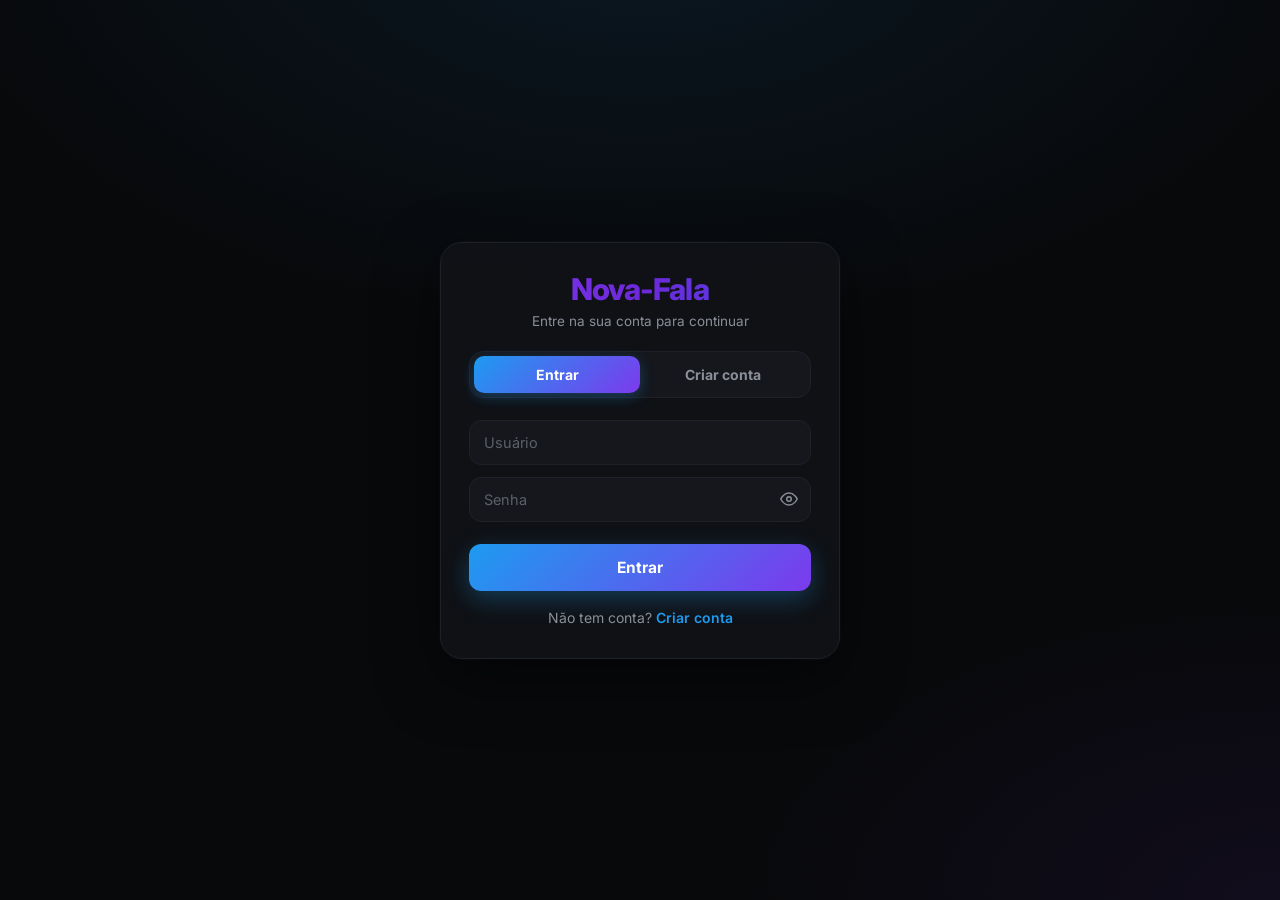
<file: veez.html>
<!DOCTYPE html>
<html lang="pt-br">
<head>
<meta charset="UTF-8">
<meta name="viewport" content="width=device-width, initial-scale=1.0, maximum-scale=1.0, user-scalable=no">
<title>Planta • Nova-Fala</title>
<link href="https://fonts.googleapis.com/css2?family=Inter:wght@400;500;600;700;800&display=swap" rel="stylesheet">
<style>
*,*::before,*::after{box-sizing:border-box;margin:0;padding:0;}
:root{--bg:#08090b;--card:#111318;--card2:#161920;--border:#1e2128;--accent:#3ddc84;--accent2:#7c3aed;--water:#1d9bf0;--sun:#f5a623;--danger:#e0555a;--grad:linear-gradient(135deg,#3ddc84,#1d9bf0);--text:#f1f2f4;--sub:#8b8f98;--tab-h:62px;}
html,body{height:100%;overflow:hidden;background:var(--bg);color:var(--text);font-family:'Inter',system-ui,sans-serif;-webkit-tap-highlight-color:transparent;}
body{display:flex;flex-direction:column;}
*{scrollbar-width:thin;scrollbar-color:#1e2a40 transparent;}

/* ── HEADER ── */
header{display:flex;align-items:center;justify-content:space-between;padding:14px 18px 12px;background:rgba(10,11,14,0.72);backdrop-filter:blur(14px) saturate(160%);-webkit-backdrop-filter:blur(14px) saturate(160%);border-bottom:1px solid var(--border);flex-shrink:0;}
.logo{font-size:20px;font-weight:800;background:var(--grad);-webkit-background-clip:text;-webkit-text-fill-color:transparent;background-clip:text;letter-spacing:-0.5px;}
.pontos-chip{display:flex;align-items:center;gap:6px;background:var(--card);border:1px solid var(--border);border-radius:20px;padding:6px 12px;font-size:13px;font-weight:700;color:var(--sun);}
.pontos-chip svg{flex-shrink:0;}

/* ── PAGE ── */
#page{flex:1;overflow-y:auto;padding:18px 16px calc(24px);}
#page::-webkit-scrollbar{width:3px;}
#page::-webkit-scrollbar-thumb{background:#1e2a40;}

.plant-card{background:var(--card);border:1px solid var(--border);border-radius:22px;padding:22px 18px 20px;display:flex;flex-direction:column;align-items:center;gap:6px;position:relative;overflow:hidden;}
.plant-card::before{content:'';position:absolute;inset:0;background:radial-gradient(circle at 50% 0%, rgba(61,220,132,0.08), transparent 60%);pointer-events:none;}
.stage-label{font-size:12px;font-weight:700;letter-spacing:1px;text-transform:uppercase;color:var(--accent);}
.plant-name{font-size:17px;font-weight:800;color:var(--text);margin-bottom:4px;}
.plant-visual{width:180px;height:180px;display:flex;align-items:center;justify-content:center;}
.plant-visual svg{width:100%;height:100%;transition:filter .4s;}
.status-msg{font-size:12.5px;color:var(--sub);text-align:center;min-height:18px;margin-top:2px;line-height:1.5;max-width:280px;}

/* ── STATS ── */
.stats{display:flex;flex-direction:column;gap:12px;margin-top:16px;}
.stat-row{display:flex;flex-direction:column;gap:5px;}
.stat-top{display:flex;justify-content:space-between;font-size:12px;color:var(--sub);font-weight:600;}
.stat-top span:last-child{color:var(--text);font-weight:700;}
.stat-bar{height:9px;background:var(--card2);border-radius:8px;overflow:hidden;border:1px solid var(--border);}
.stat-fill{height:100%;border-radius:8px;transition:width .5s ease;}
.stat-fill.agua{background:linear-gradient(90deg,#1d9bf0,#5fc4ff);}
.stat-fill.luz{background:linear-gradient(90deg,#f5a623,#ffd166);}
.stat-fill.saude{background:linear-gradient(90deg,#3ddc84,#7ef7b4);}

/* ── AÇÕES ── */
.acoes{display:grid;grid-template-columns:repeat(3,1fr);gap:10px;margin-top:18px;}
.acao-btn{background:var(--card);border:1px solid var(--border);border-radius:16px;padding:14px 6px 11px;display:flex;flex-direction:column;align-items:center;gap:6px;cursor:pointer;transition:transform .15s,border-color .2s,background .2s;color:var(--text);}
.acao-btn:active{transform:scale(0.94);}
.acao-btn:not(:disabled):hover{border-color:var(--accent);background:var(--card2);}
.acao-btn svg{flex-shrink:0;}
.acao-label{font-size:12.5px;font-weight:700;}
.acao-sub{font-size:10px;color:var(--sub);font-weight:500;}
.acao-btn:disabled{opacity:0.45;cursor:default;}

/* ── SEQUÊNCIA ── */
.seq-card{margin-top:18px;background:var(--card);border:1px solid var(--border);border-radius:16px;padding:14px 16px;display:flex;align-items:center;justify-content:space-between;gap:10px;}
.seq-info{display:flex;flex-direction:column;gap:2px;}
.seq-titulo{font-size:12.5px;font-weight:700;color:var(--text);}
.seq-sub{font-size:11px;color:var(--sub);}
.seq-valor{font-size:22px;font-weight:800;color:var(--accent);}

/* ── HISTÓRICO ── */
.hist-titulo{font-size:12px;font-weight:700;letter-spacing:0.6px;text-transform:uppercase;color:var(--sub);margin:20px 0 10px 2px;}
#historico{display:flex;flex-direction:column;gap:6px;}
.hist-item{display:flex;align-items:center;justify-content:space-between;background:var(--card);border:1px solid var(--border);border-radius:12px;padding:10px 14px;font-size:12.5px;}
.hist-texto{color:var(--sub);}
.hist-pontos{font-weight:700;color:var(--accent);flex-shrink:0;margin-left:10px;}
.hist-pontos.neg{color:var(--danger);}
.hist-vazio{text-align:center;color:#3a3d44;font-size:12.5px;padding:18px 0;}

/* ── TAB BAR ── */
#tabBar{height:var(--tab-h);flex-shrink:0;background:rgba(10,11,14,0.85);backdrop-filter:blur(16px) saturate(160%);-webkit-backdrop-filter:blur(16px) saturate(160%);border-top:1px solid #1e2128;display:flex;align-items:center;justify-content:space-around;z-index:90;padding-bottom:env(safe-area-inset-bottom,0px);}
.tab-item{display:flex;flex-direction:column;align-items:center;justify-content:center;gap:3px;cursor:pointer;padding:8px 14px;border-radius:14px;transition:all 0.2s;flex:1;position:relative;}
.tab-item:active{transform:scale(0.88);}
.tab-icon-svg{color:#555;transition:color .2s,transform .2s ease;}
.tab-label{font-size:10px;color:#555;letter-spacing:0.2px;font-weight:500;transition:color .2s;}
.tab-item.active{background:rgba(61,220,132,0.08);}
.tab-item.active .tab-label{color:var(--accent);}
.tab-item.active .tab-icon-svg{color:var(--accent);transform:scale(1.12);}
.tab-item.active::after{content:'';position:absolute;bottom:3px;width:4px;height:4px;border-radius:50%;background:var(--accent);}

/* ── TOAST ── */
#toast{position:fixed;bottom:calc(var(--tab-h) + 14px);left:50%;transform:translateX(-50%) translateY(14px);background:var(--card);border:1px solid var(--border);border-radius:24px;padding:9px 20px;font-size:13px;font-weight:600;color:var(--accent);opacity:0;pointer-events:none;z-index:999;transition:opacity .3s,transform .3s;white-space:nowrap;box-shadow:0 8px 24px rgba(0,0,0,.4);max-width:88vw;overflow:hidden;text-overflow:ellipsis;}
#toast.show{opacity:1;transform:translateX(-50%) translateY(0);}
#toast.neg{color:var(--danger);}
</style>
</head>
<body>

<header>
  <span class="logo">Planta</span>
  <div class="pontos-chip">
    <svg width="14" height="14" viewBox="0 0 24 24" fill="var(--sun)" stroke="none"><path d="M12 2l2.6 7.9H23l-6.7 4.9L18.9 23 12 17.9 5.1 23l2.6-8.2L1 9.9h8.4z"/></svg>
    <span id="pontosValor">0</span>
  </div>
</header>

<div id="page">
  <div class="plant-card">
    <div class="stage-label" id="stageLabel">Semente</div>
    <div class="plant-name" id="plantName">Minha planta</div>
    <div class="plant-visual" id="plantVisual"></div>
    <div class="status-msg" id="statusMsg">Cuide da sua planta todos os dias para ela crescer.</div>
  </div>

  <div class="stats">
    <div class="stat-row">
      <div class="stat-top"><span>Água</span><span id="aguaValor">100%</span></div>
      <div class="stat-bar"><div class="stat-fill agua" id="fillAgua" style="width:100%;"></div></div>
    </div>
    <div class="stat-row">
      <div class="stat-top"><span>Luz</span><span id="luzValor">100%</span></div>
      <div class="stat-bar"><div class="stat-fill luz" id="fillLuz" style="width:100%;"></div></div>
    </div>
    <div class="stat-row">
      <div class="stat-top"><span>Saúde</span><span id="saudeValor">100%</span></div>
      <div class="stat-bar"><div class="stat-fill saude" id="fillSaude" style="width:100%;"></div></div>
    </div>
  </div>

  <div class="acoes">
    <button class="acao-btn" id="btnRegar" onclick="regar()">
      <svg width="24" height="24" viewBox="0 0 24 24" fill="none" stroke="var(--water)" stroke-width="2" stroke-linecap="round" stroke-linejoin="round"><path d="M12 2.7s6 6.5 6 11a6 6 0 0 1-12 0c0-4.5 6-11 6-11z"/></svg>
      <span class="acao-label">Regar</span>
      <span class="acao-sub" id="subRegar">Água</span>
    </button>
    <button class="acao-btn" id="btnSol" onclick="darSol()">
      <svg width="24" height="24" viewBox="0 0 24 24" fill="none" stroke="var(--sun)" stroke-width="2" stroke-linecap="round" stroke-linejoin="round"><circle cx="12" cy="12" r="4.5"/><line x1="12" y1="1.5" x2="12" y2="4.5"/><line x1="12" y1="19.5" x2="12" y2="22.5"/><line x1="1.5" y1="12" x2="4.5" y2="12"/><line x1="19.5" y1="12" x2="22.5" y2="12"/><line x1="4.4" y1="4.4" x2="6.5" y2="6.5"/><line x1="17.5" y1="17.5" x2="19.6" y2="19.6"/><line x1="4.4" y1="19.6" x2="6.5" y2="17.5"/><line x1="17.5" y1="6.5" x2="19.6" y2="4.4"/></svg>
      <span class="acao-label">Sol</span>
      <span class="acao-sub" id="subSol">Luz</span>
    </button>
    <button class="acao-btn" id="btnAdubar" onclick="adubar()">
      <svg width="24" height="24" viewBox="0 0 24 24" fill="none" stroke="var(--accent)" stroke-width="2" stroke-linecap="round" stroke-linejoin="round"><path d="M12 22V12"/><path d="M12 12C12 7 8 6 5 6c0 5 3 6.5 7 6z"/><path d="M12 12c0-4.5 3.5-6 7-6 0 5-3 6.5-7 6z"/></svg>
      <span class="acao-label">Adubar</span>
      <span class="acao-sub" id="subAdubar">Nutrir</span>
    </button>
  </div>

  <div class="seq-card">
    <div class="seq-info">
      <div class="seq-titulo">Sequência de cuidados</div>
      <div class="seq-sub" id="seqSub">Cuide da planta hoje para começar</div>
    </div>
    <div class="seq-valor" id="seqValor">0</div>
  </div>

  <div class="hist-titulo">Histórico recente</div>
  <div id="historico"><div class="hist-vazio">Nenhuma ação ainda</div></div>
</div>

<nav id="tabBar">
  <div class="tab-item" onclick="location.href='index.html'">
    <svg class="tab-icon-svg" width="22" height="22" viewBox="0 0 24 24" fill="none" stroke="currentColor" stroke-width="2" stroke-linecap="round" stroke-linejoin="round"><path d="M3 9l9-7 9 7v11a2 2 0 0 1-2 2H5a2 2 0 0 1-2-2z"/><polyline points="9 22 9 12 15 12 15 22"/></svg>
    <span class="tab-label">Feed</span>
  </div>
  <div class="tab-item" onclick="irChat()">
    <svg class="tab-icon-svg" width="22" height="22" viewBox="0 0 24 24" fill="none" stroke="currentColor" stroke-width="2" stroke-linecap="round" stroke-linejoin="round"><path d="M21 15a2 2 0 0 1-2 2H7l-4 4V5a2 2 0 0 1 2-2h14a2 2 0 0 1 2 2z"/></svg>
    <span class="tab-label">Chat</span>
  </div>
  <div class="tab-item active">
    <svg class="tab-icon-svg" width="22" height="22" viewBox="0 0 24 24" fill="none" stroke="currentColor" stroke-width="2" stroke-linecap="round" stroke-linejoin="round"><path d="M12 22V12"/><path d="M12 12C12 7 8 6 5 6c0 5 3 6.5 7 6z"/><path d="M12 12c0-4.5 3.5-6 7-6 0 5-3 6.5-7 6z"/></svg>
    <span class="tab-label">Planta</span>
  </div>
  <div class="tab-item" onclick="irPerfil()">
    <svg class="tab-icon-svg" width="22" height="22" viewBox="0 0 24 24" fill="none" stroke="currentColor" stroke-width="2" stroke-linecap="round" stroke-linejoin="round"><path d="M20 21v-2a4 4 0 0 0-4-4H8a4 4 0 0 0-4 4v2"/><circle cx="12" cy="7" r="4"/></svg>
    <span class="tab-label">Perfil</span>
  </div>
</nav>
<div id="toast"></div>

<script>
function gCookie(n){const m=document.cookie.match(new RegExp('(^| )'+n+'=([^;]+)'));return m?m[2]:null}
const user = localStorage.getItem("user")||sessionStorage.getItem("user")||gCookie("user");
if(!user) location.replace("login.html");

function irChat(){location.href="chat.html"}
function irPerfil(){localStorage.setItem("perfil",user);location.href="user.html"}

const CHAVE = "planta_"+user;
const TAXA_AGUA_DECAY = 3;
const TAXA_LUZ_DECAY = 2.5;
const TAXA_SAUDE_DECAY = 4;
const TAXA_SAUDE_REGEN = 1.5;
const COOLDOWN_REGAR = 3*3600000;
const COOLDOWN_SOL = 3*3600000;
const COOLDOWN_ADUBO = 20*3600000;

const ESTAGIOS = [
  {min:0,nome:"Semente"},
  {min:50,nome:"Broto"},
  {min:150,nome:"Muda"},
  {min:400,nome:"Planta jovem"},
  {min:800,nome:"Florescendo"}
];

function estadoPadrao(){
  return {
    nome:"Minha planta",
    agua:100,
    luz:100,
    saude:100,
    pontos:0,
    ultimaAtualizacao:Date.now(),
    ultimoRega:0,
    ultimoSol:0,
    ultimoAdubo:0,
    diasCuidados:0,
    ultimoDiaCuidado:null,
    historico:[]
  };
}

function carregar(){
  try{
    let raw = localStorage.getItem(CHAVE);
    if(!raw) return estadoPadrao();
    let s = JSON.parse(raw);
    return Object.assign(estadoPadrao(), s);
  }catch(e){
    return estadoPadrao();
  }
}

function salvar(){
  localStorage.setItem(CHAVE, JSON.stringify(estado));
}

let estado = carregar();

function clamp(v){ return Math.max(0, Math.min(100, v)); }

function aplicarDecaimento(){
  let agora = Date.now();
  let horas = (agora - estado.ultimaAtualizacao) / 3600000;
  if(horas <= 0) return;
  estado.agua = clamp(estado.agua - horas*TAXA_AGUA_DECAY);
  estado.luz = clamp(estado.luz - horas*TAXA_LUZ_DECAY);
  if(estado.agua < 20 || estado.luz < 20){
    estado.saude = clamp(estado.saude - horas*TAXA_SAUDE_DECAY);
  } else if(estado.agua > 40 && estado.luz > 40){
    estado.saude = clamp(estado.saude + horas*TAXA_SAUDE_REGEN);
  }
  estado.ultimaAtualizacao = agora;
}

function estagioAtual(){
  let idx = 0;
  for(let i=0;i<ESTAGIOS.length;i++){
    if(estado.pontos >= ESTAGIOS[i].min) idx = i;
  }
  return idx;
}

function adicionarHistorico(texto, pontos){
  estado.historico.unshift({texto:texto, pontos:pontos, time:Date.now()});
  if(estado.historico.length > 12) estado.historico.length = 12;
}

function registrarCuidadoDia(){
  let hoje = new Date().toDateString();
  if(estado.ultimoDiaCuidado === hoje) return;
  if(estado.ultimoDiaCuidado){
    let ontem = new Date(Date.now()-86400000).toDateString();
    estado.diasCuidados = (estado.ultimoDiaCuidado === ontem) ? estado.diasCuidados+1 : 1;
  } else {
    estado.diasCuidados = 1;
  }
  estado.ultimoDiaCuidado = hoje;
  if(estado.diasCuidados > 0 && estado.diasCuidados % 5 === 0){
    estado.pontos += 15;
    adicionarHistorico("Sequência de "+estado.diasCuidados+" dias! Bônus recebido.", 15);
  }
}

function toast(msg, neg){
  let el = document.getElementById("toast");
  el.textContent = msg;
  el.classList.toggle("neg", !!neg);
  el.classList.add("show");
  clearTimeout(el._t);
  el._t = setTimeout(()=>el.classList.remove("show"), 2600);
}

function formatarRestante(ms){
  let h = Math.floor(ms/3600000);
  let m = Math.floor((ms%3600000)/60000);
  if(h > 0) return h+"h "+m+"min";
  return m+"min";
}

function regar(){
  aplicarDecaimento();
  let agora = Date.now();
  let restante = COOLDOWN_REGAR - (agora - estado.ultimoRega);
  if(restante > 0){
    toast("Aguarde "+formatarRestante(restante)+" para regar de novo.", true);
    return;
  }
  if(estado.agua < 40){
    estado.agua = clamp(estado.agua + 45);
    estado.pontos += 5;
    adicionarHistorico("Regada na medida certa", 5);
    toast("Água na medida certa. +5 pontos");
    registrarCuidadoDia();
  } else if(estado.agua < 80){
    estado.agua = clamp(estado.agua + 30);
    estado.pontos += 1;
    adicionarHistorico("Regada, mas ainda não precisava muito", 1);
    toast("Regada, mas não precisava tanto. +1 ponto");
    registrarCuidadoDia();
  } else {
    estado.agua = 100;
    estado.saude = clamp(estado.saude - 6);
    adicionarHistorico("Excesso de água", -6);
    toast("Excesso de água prejudica as raízes.", true);
  }
  estado.ultimoRega = agora;
  estado.ultimaAtualizacao = agora;
  salvar();
  render();
}

function darSol(){
  aplicarDecaimento();
  let agora = Date.now();
  let restante = COOLDOWN_SOL - (agora - estado.ultimoSol);
  if(restante > 0){
    toast("Aguarde "+formatarRestante(restante)+" para dar mais sol.", true);
    return;
  }
  if(estado.luz < 40){
    estado.luz = clamp(estado.luz + 45);
    estado.pontos += 5;
    adicionarHistorico("Luz na medida certa", 5);
    toast("Luz na medida certa. +5 pontos");
    registrarCuidadoDia();
  } else if(estado.luz < 80){
    estado.luz = clamp(estado.luz + 30);
    estado.pontos += 1;
    adicionarHistorico("Recebeu sol, mas ainda não precisava muito", 1);
    toast("Ainda não precisava de tanto sol. +1 ponto");
    registrarCuidadoDia();
  } else {
    estado.luz = 100;
    estado.saude = clamp(estado.saude - 6);
    adicionarHistorico("Excesso de luz", -6);
    toast("Excesso de sol pode queimar as folhas.", true);
  }
  estado.ultimoSol = agora;
  estado.ultimaAtualizacao = agora;
  salvar();
  render();
}

function adubar(){
  aplicarDecaimento();
  let agora = Date.now();
  let restante = COOLDOWN_ADUBO - (agora - estado.ultimoAdubo);
  if(restante > 0){
    toast("Aguarde "+formatarRestante(restante)+" para adubar de novo.", true);
    return;
  }
  if(estado.saude >= 98){
    estado.pontos += 2;
    adicionarHistorico("Adubo aplicado como manutenção", 2);
    toast("Planta já está saudável. +2 pontos");
  } else {
    estado.saude = clamp(estado.saude + 15);
    estado.pontos += 8;
    adicionarHistorico("Adubada corretamente", 8);
    toast("Ótimo cuidado! +8 pontos");
  }
  estado.ultimoAdubo = agora;
  estado.ultimaAtualizacao = agora;
  registrarCuidadoDia();
  salvar();
  render();
}

function corSaude(){
  if(estado.saude >= 60) return "#3ddc84";
  if(estado.saude >= 30) return "#f5a623";
  return "#e0555a";
}

function svgPlanta(){
  let idx = estagioAtual();
  let saudavel = estado.saude >= 50;
  let corFolha = saudavel ? "#3ddc84" : (estado.saude >= 25 ? "#c9a227" : "#8a5a3a");
  let corFolha2 = saudavel ? "#2bb86b" : (estado.saude >= 25 ? "#a8811c" : "#6f4429");
  let inclinacao = estado.saude < 40 ? "rotate(-6 90 150)" : "";

  let vaso = `<path d="M60 168 L120 168 L112 190 L68 190 Z" fill="#8a5a3a"/><rect x="55" y="160" width="70" height="10" rx="3" fill="#a06b45"/>`;

  if(idx === 0){
    return `<svg viewBox="0 0 180 200">${vaso}
      <ellipse cx="90" cy="158" rx="6" ry="4" fill="${corFolha}"/>
    </svg>`;
  }
  if(idx === 1){
    return `<svg viewBox="0 0 180 200"><g transform="${inclinacao}">${vaso}
      <path d="M90 160 L90 138" stroke="${corFolha2}" stroke-width="4" stroke-linecap="round"/>
      <ellipse cx="80" cy="134" rx="12" ry="7" fill="${corFolha}" transform="rotate(-20 80 134)"/>
      <ellipse cx="100" cy="134" rx="12" ry="7" fill="${corFolha}" transform="rotate(20 100 134)"/>
    </g></svg>`;
  }
  if(idx === 2){
    return `<svg viewBox="0 0 180 200"><g transform="${inclinacao}">${vaso}
      <path d="M90 160 L90 100" stroke="${corFolha2}" stroke-width="5" stroke-linecap="round"/>
      <ellipse cx="72" cy="128" rx="16" ry="9" fill="${corFolha}" transform="rotate(-25 72 128)"/>
      <ellipse cx="108" cy="128" rx="16" ry="9" fill="${corFolha}" transform="rotate(25 108 128)"/>
      <ellipse cx="68" cy="102" rx="14" ry="8" fill="${corFolha}" transform="rotate(-15 68 102)"/>
      <ellipse cx="112" cy="102" rx="14" ry="8" fill="${corFolha}" transform="rotate(15 112 102)"/>
      <ellipse cx="90" cy="94" rx="9" ry="14" fill="${corFolha2}"/>
    </g></svg>`;
  }
  if(idx === 3){
    return `<svg viewBox="0 0 180 200"><g transform="${inclinacao}">${vaso}
      <path d="M90 160 L90 70" stroke="${corFolha2}" stroke-width="6" stroke-linecap="round"/>
      <ellipse cx="62" cy="132" rx="20" ry="10" fill="${corFolha}" transform="rotate(-28 62 132)"/>
      <ellipse cx="118" cy="132" rx="20" ry="10" fill="${corFolha}" transform="rotate(28 118 132)"/>
      <ellipse cx="58" cy="100" rx="17" ry="9" fill="${corFolha}" transform="rotate(-18 58 100)"/>
      <ellipse cx="122" cy="100" rx="17" ry="9" fill="${corFolha}" transform="rotate(18 122 100)"/>
      <ellipse cx="66" cy="76" rx="14" ry="8" fill="${corFolha}" transform="rotate(-12 66 76)"/>
      <ellipse cx="114" cy="76" rx="14" ry="8" fill="${corFolha}" transform="rotate(12 114 76)"/>
      <ellipse cx="90" cy="64" rx="10" ry="16" fill="${corFolha2}"/>
    </g></svg>`;
  }
  let corFlor = saudavel ? "#ff9fd6" : "#c98aa8";
  return `<svg viewBox="0 0 180 200"><g transform="${inclinacao}">${vaso}
    <path d="M90 160 L90 60" stroke="${corFolha2}" stroke-width="6" stroke-linecap="round"/>
    <ellipse cx="58" cy="134" rx="20" ry="10" fill="${corFolha}" transform="rotate(-28 58 134)"/>
    <ellipse cx="122" cy="134" rx="20" ry="10" fill="${corFolha}" transform="rotate(28 122 134)"/>
    <ellipse cx="54" cy="102" rx="17" ry="9" fill="${corFolha}" transform="rotate(-18 54 102)"/>
    <ellipse cx="126" cy="102" rx="17" ry="9" fill="${corFolha}" transform="rotate(18 126 102)"/>
    <g transform="translate(90 54)">
      <ellipse cx="0" cy="-14" rx="9" ry="13" fill="${corFlor}"/>
      <ellipse cx="0" cy="14" rx="9" ry="13" fill="${corFlor}"/>
      <ellipse cx="-14" cy="0" rx="13" ry="9" fill="${corFlor}"/>
      <ellipse cx="14" cy="0" rx="13" ry="9" fill="${corFlor}"/>
      <circle cx="0" cy="0" r="8" fill="#ffd166"/>
    </g>
  </g></svg>`;
}

function statusTexto(){
  if(estado.saude < 25) return "Sua planta está fraca. Cuide dela com água e sol equilibrados.";
  if(estado.agua < 20) return "A terra está seca. Sua planta precisa de água.";
  if(estado.luz < 20) return "Sua planta precisa de mais luz solar.";
  if(estado.saude >= 90) return "Sua planta está linda e saudável.";
  return "Cuide da sua planta todos os dias para ela crescer.";
}

function render(){
  aplicarDecaimento();
  salvar();

  let idx = estagioAtual();
  document.getElementById("stageLabel").innerText = ESTAGIOS[idx].nome;
  document.getElementById("plantName").innerText = estado.nome;
  document.getElementById("plantVisual").innerHTML = svgPlanta();
  document.getElementById("statusMsg").innerText = statusTexto();
  document.getElementById("pontosValor").innerText = Math.floor(estado.pontos);

  document.getElementById("fillAgua").style.width = estado.agua+"%";
  document.getElementById("fillLuz").style.width = estado.luz+"%";
  document.getElementById("fillSaude").style.width = estado.saude+"%";
  document.getElementById("fillSaude").style.background = corSaude();
  document.getElementById("aguaValor").innerText = Math.round(estado.agua)+"%";
  document.getElementById("luzValor").innerText = Math.round(estado.luz)+"%";
  document.getElementById("saudeValor").innerText = Math.round(estado.saude)+"%";

  let agora = Date.now();
  let rRegar = COOLDOWN_REGAR - (agora - estado.ultimoRega);
  let rSol = COOLDOWN_SOL - (agora - estado.ultimoSol);
  let rAdubo = COOLDOWN_ADUBO - (agora - estado.ultimoAdubo);
  document.getElementById("btnRegar").disabled = rRegar > 0;
  document.getElementById("btnSol").disabled = rSol > 0;
  document.getElementById("btnAdubar").disabled = rAdubo > 0;
  document.getElementById("subRegar").innerText = rRegar > 0 ? formatarRestante(rRegar) : "Água";
  document.getElementById("subSol").innerText = rSol > 0 ? formatarRestante(rSol) : "Luz";
  document.getElementById("subAdubar").innerText = rAdubo > 0 ? formatarRestante(rAdubo) : "Nutrir";

  document.getElementById("seqValor").innerText = estado.diasCuidados;
  let hoje = new Date().toDateString();
  document.getElementById("seqSub").innerText = (estado.ultimoDiaCuidado === hoje)
    ? "Cuidado registrado hoje"
    : "Cuide da planta hoje para manter a sequência";

  let hist = document.getElementById("historico");
  if(!estado.historico.length){
    hist.innerHTML = '<div class="hist-vazio">Nenhuma ação ainda</div>';
  } else {
    hist.innerHTML = estado.historico.map(h=>{
      let sinal = h.pontos > 0 ? "+"+h.pontos : h.pontos;
      let classe = h.pontos < 0 ? "hist-pontos neg" : "hist-pontos";
      return `<div class="hist-item"><span class="hist-texto">${h.texto}</span><span class="${classe}">${sinal} pts</span></div>`;
    }).join("");
  }
}

render();
setInterval(render, 30000);
</script>
</body>
</html>
</file>
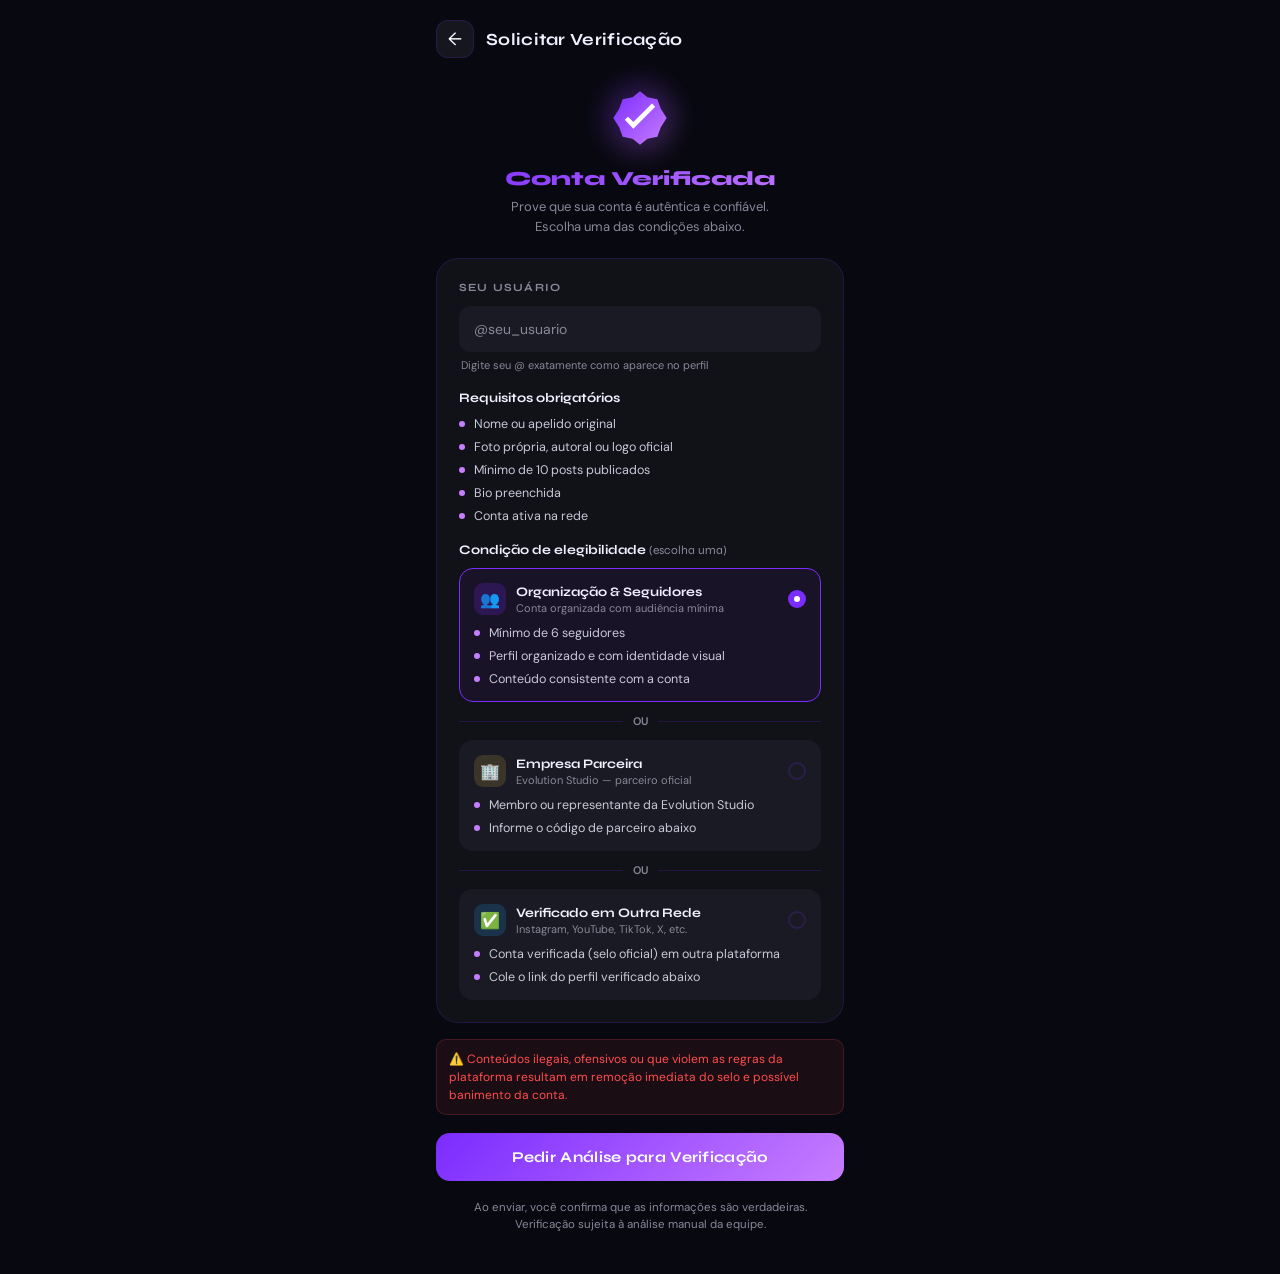
<file: verificado.html>
<!DOCTYPE html>
<html lang="pt-br">
<head>
<meta charset="UTF-8">
<meta name="viewport" content="width=device-width, initial-scale=1.0">
<title>Verificação</title>

<style>
@import url('https://fonts.googleapis.com/css2?family=Syne:wght@400;600;700;800&family=DM+Sans:wght@300;400;500&display=swap');

:root {
  --bg: #080810;
  --card: #111118;
  --card2: #16161f;
  --text: #f0f0ff;
  --sub: #888899;
  --accent: #7b2cff;
  --accent2: #c77dff;
  --blue: #1DA1F2;
  --green: #22c55e;
  --red: #ff4d4d;
  --gold: #f5c542;
  --border: rgba(123,44,255,0.18);
  --grad: linear-gradient(135deg, #7b2cff 0%, #c77dff 100%);
}

* { margin: 0; padding: 0; box-sizing: border-box; }

body {
  background: var(--bg);
  display: flex;
  justify-content: center;
  font-family: 'DM Sans', sans-serif;
  min-height: 100vh;
}

.app {
  width: 100%;
  max-width: 440px;
  min-height: 100vh;
  padding: 20px 16px 40px;
  color: var(--text);
}

/* HEADER */
.header {
  display: flex;
  align-items: center;
  gap: 12px;
  margin-bottom: 24px;
}

.back {
  width: 38px; height: 38px;
  border-radius: 12px;
  background: var(--card2);
  border: 1px solid var(--border);
  display: flex; align-items: center; justify-content: center;
  text-decoration: none; color: white; font-size: 18px;
  transition: background .2s;
}
.back:hover { background: #1e1e2a; }

.header-title {
  font-family: 'Syne', sans-serif;
  font-size: 17px;
  font-weight: 700;
  letter-spacing: .3px;
}

/* BADGE */
.badge-wrap {
  display: flex;
  justify-content: center;
  margin-bottom: 12px;
  position: relative;
}

.badge-glow {
  width: 72px; height: 72px;
  position: relative;
  display: flex; align-items: center; justify-content: center;
}
.badge-glow::before {
  content: '';
  position: absolute;
  width: 72px; height: 72px;
  background: var(--grad);
  border-radius: 50%;
  opacity: .25;
  filter: blur(12px);
  animation: pulse 2.5s ease-in-out infinite;
}
@keyframes pulse {
  0%,100% { transform: scale(1); opacity: .25; }
  50%      { transform: scale(1.3); opacity: .4; }
}

.badge-svg { width: 64px; height: 64px; position: relative; z-index: 1; }

/* TITLES */
.page-title {
  font-family: 'Syne', sans-serif;
  font-size: 20px;
  font-weight: 800;
  text-align: center;
  margin-bottom: 6px;
  background: var(--grad);
  -webkit-background-clip: text;
  -webkit-text-fill-color: transparent;
}

.desc {
  text-align: center;
  font-size: 13px;
  color: var(--sub);
  margin-bottom: 22px;
  line-height: 1.5;
}

/* CARD */
.card {
  background: var(--card);
  border-radius: 22px;
  padding: 22px;
  border: 1px solid var(--border);
  margin-bottom: 14px;
}

/* SECTION LABEL */
.section-label {
  font-family: 'Syne', sans-serif;
  font-size: 11px;
  font-weight: 700;
  text-transform: uppercase;
  letter-spacing: 1.2px;
  color: var(--sub);
  margin-bottom: 12px;
}

/* INPUT */
.input-wrap { position: relative; margin-bottom: 6px; }
.input {
  width: 100%;
  padding: 13px 14px;
  border-radius: 12px;
  border: 1.5px solid transparent;
  outline: none;
  background: #1a1a24;
  color: white;
  font-size: 14px;
  font-family: 'DM Sans', sans-serif;
  transition: border-color .2s;
}
.input:focus { border-color: var(--accent); }
.input::placeholder { color: var(--sub); }
.input-hint {
  font-size: 11px;
  color: var(--sub);
  margin-bottom: 18px;
  margin-top: 4px;
  padding-left: 2px;
}

/* CONDITIONS */
.conditions-title {
  font-family: 'Syne', sans-serif;
  font-size: 13px;
  font-weight: 700;
  margin-bottom: 10px;
  color: var(--text);
}

.or-divider {
  display: flex;
  align-items: center;
  gap: 10px;
  margin: 12px 0;
}
.or-divider span { font-size: 11px; color: var(--sub); font-weight: 600; white-space: nowrap; }
.or-divider::before, .or-divider::after {
  content: '';
  flex: 1;
  height: 1px;
  background: var(--border);
}

/* CONDITION BLOCK */
.cond-block {
  background: #1a1a24;
  border-radius: 14px;
  padding: 14px;
  border: 1.5px solid transparent;
  transition: border-color .2s, background .2s;
  cursor: pointer;
  position: relative;
  overflow: hidden;
}
.cond-block:hover { border-color: rgba(123,44,255,.3); background: #1d1d28; }
.cond-block.selected { border-color: var(--accent); background: rgba(123,44,255,.07); }

.cond-header {
  display: flex;
  align-items: center;
  gap: 10px;
  margin-bottom: 10px;
}

.cond-icon {
  width: 32px; height: 32px;
  border-radius: 9px;
  display: flex; align-items: center; justify-content: center;
  font-size: 16px;
  flex-shrink: 0;
}
.cond-icon.purple { background: rgba(123,44,255,.2); }
.cond-icon.blue   { background: rgba(29,161,242,.18); }
.cond-icon.gold   { background: rgba(245,197,66,.15); }

.cond-block-title {
  font-family: 'Syne', sans-serif;
  font-size: 13px;
  font-weight: 700;
}
.cond-block-sub {
  font-size: 11px;
  color: var(--sub);
  margin-top: 1px;
}

.cond-radio {
  width: 18px; height: 18px;
  border-radius: 50%;
  border: 2px solid var(--border);
  margin-left: auto;
  flex-shrink: 0;
  display: flex; align-items: center; justify-content: center;
  transition: border-color .2s;
}
.cond-block.selected .cond-radio {
  border-color: var(--accent);
  background: var(--accent);
}
.cond-block.selected .cond-radio::after {
  content: '';
  width: 6px; height: 6px;
  border-radius: 50%;
  background: white;
}

/* ITEM LIST */
.req-list {
  display: flex;
  flex-direction: column;
  gap: 7px;
}
.req-item {
  display: flex;
  align-items: center;
  gap: 9px;
  font-size: 12.5px;
  color: #c8c8d8;
}
.req-dot {
  width: 6px; height: 6px;
  border-radius: 50%;
  background: var(--accent2);
  flex-shrink: 0;
}

/* EXTRA INPUT (partner code / social link) */
.extra-input-wrap { margin-top: 12px; }

/* ALERT */
.alert {
  font-size: 12px;
  color: var(--red);
  background: rgba(255,77,77,.08);
  border: 1px solid rgba(255,77,77,.18);
  border-radius: 10px;
  padding: 10px 12px;
  margin: 16px 0 18px;
  line-height: 1.5;
}

/* ERROR / SUCCESS */
.error {
  color: var(--red);
  font-size: 12px;
  display: none;
  margin-bottom: 10px;
  padding: 9px 12px;
  background: rgba(255,77,77,.07);
  border-radius: 10px;
}

.success-box {
  display: none;
  margin-top: 16px;
  background: rgba(34,197,94,.08);
  border: 1px solid rgba(34,197,94,.25);
  border-radius: 14px;
  padding: 16px;
  text-align: center;
}
.success-icon { font-size: 28px; margin-bottom: 6px; }
.success-title {
  font-family: 'Syne', sans-serif;
  font-size: 14px;
  font-weight: 700;
  color: var(--green);
  margin-bottom: 4px;
}
.success-sub { font-size: 12px; color: var(--sub); }

/* BUTTON */
.btn {
  width: 100%;
  padding: 15px;
  border-radius: 14px;
  border: none;
  background: var(--grad);
  color: white;
  font-weight: 700;
  font-size: 15px;
  font-family: 'Syne', sans-serif;
  cursor: pointer;
  letter-spacing: .3px;
  transition: opacity .2s, transform .1s;
  position: relative;
  overflow: hidden;
}
.btn:hover { opacity: .92; }
.btn:active { transform: scale(.98); }
.btn:disabled { opacity: .5; cursor: not-allowed; }

.btn-loader {
  display: none;
  width: 18px; height: 18px;
  border: 2.5px solid rgba(255,255,255,.3);
  border-top-color: white;
  border-radius: 50%;
  animation: spin .7s linear infinite;
  margin: 0 auto;
}
@keyframes spin { to { transform: rotate(360deg); } }

/* FOOTER */
.footer-note {
  text-align: center;
  font-size: 11.5px;
  color: var(--sub);
  margin-top: 18px;
  line-height: 1.5;
}
</style>
</head>

<body>
<div class="app">

  <div class="header">
    <a href="index.html" class="back">←</a>
    <div class="header-title">Solicitar Verificação</div>
  </div>

  <div class="badge-wrap">
    <div class="badge-glow">
      <svg class="badge-svg" viewBox="0 0 24 24">
        <defs>
          <linearGradient id="bg" x1="0" y1="0" x2="1" y2="1">
            <stop offset="0%" stop-color="#7b2cff"/>
            <stop offset="100%" stop-color="#c77dff"/>
          </linearGradient>
        </defs>
        <path fill="url(#bg)" d="M12 2L14.8 4.2L18.5 5L19.8 8.5L22 12L19.8 15.5L18.5 19L14.8 19.8L12 22L9.2 19.8L5.5 19L4.2 15.5L2 12L4.2 8.5L5.5 5L9.2 4.2Z"/>
        <path fill="#fff" d="M9.5 13.5L7.5 11.5L6.3 12.7L9.5 16L17.7 7.8L16.5 6.6Z"/>
      </svg>
    </div>
  </div>

  <div class="page-title">Conta Verificada</div>
  <p class="desc">Prove que sua conta é autêntica e confiável.<br>Escolha uma das condições abaixo.</p>

  <div class="card">

    <div class="section-label">Seu Usuário</div>
    <div class="input-wrap">
      <input type="text" class="input" id="user" placeholder="@seu_usuario" maxlength="50">
    </div>
    <div class="input-hint">Digite seu @ exatamente como aparece no perfil</div>

    <!-- CONDIÇÕES BASE (sempre obrigatórias) -->
    <div class="conditions-title">Requisitos obrigatórios</div>
    <div class="req-list" style="margin-bottom:18px">
      <div class="req-item"><div class="req-dot"></div>Nome ou apelido original</div>
      <div class="req-item"><div class="req-dot"></div>Foto própria, autoral ou logo oficial</div>
      <div class="req-item"><div class="req-dot"></div>Mínimo de 10 posts publicados</div>
      <div class="req-item"><div class="req-dot"></div>Bio preenchida</div>
      <div class="req-item"><div class="req-dot"></div>Conta ativa na rede</div>
    </div>

    <!-- CONDIÇÕES DE ELEGIBILIDADE -->
    <div class="conditions-title">Condição de elegibilidade <span style="color:var(--sub);font-weight:400;font-size:12px">(escolha uma)</span></div>

    <!-- OPÇÃO 1: 6 seguidores + organização -->
    <div class="cond-block selected" onclick="selectCond(this,'cond1')" id="bloco1">
      <div class="cond-header">
        <div class="cond-icon purple">👥</div>
        <div>
          <div class="cond-block-title">Organização &amp; Seguidores</div>
          <div class="cond-block-sub">Conta organizada com audiência mínima</div>
        </div>
        <div class="cond-radio"></div>
      </div>
      <div class="req-list">
        <div class="req-item"><div class="req-dot"></div>Mínimo de 6 seguidores</div>
        <div class="req-item"><div class="req-dot"></div>Perfil organizado e com identidade visual</div>
        <div class="req-item"><div class="req-dot"></div>Conteúdo consistente com a conta</div>
      </div>
    </div>

    <div class="or-divider"><span>OU</span></div>

    <!-- OPÇÃO 2: Empresa parceira -->
    <div class="cond-block" onclick="selectCond(this,'cond2')" id="bloco2">
      <div class="cond-header">
        <div class="cond-icon gold">🏢</div>
        <div>
          <div class="cond-block-title">Empresa Parceira</div>
          <div class="cond-block-sub">Evolution Studio — parceiro oficial</div>
        </div>
        <div class="cond-radio"></div>
      </div>
      <div class="req-list">
        <div class="req-item"><div class="req-dot"></div>Membro ou representante da Evolution Studio</div>
        <div class="req-item"><div class="req-dot"></div>Informe o código de parceiro abaixo</div>
      </div>
      <div class="extra-input-wrap" id="codeWrap" style="display:none">
        <input type="text" class="input" id="partnerCode" placeholder="Código Evolution Studio" style="margin-top:10px;margin-bottom:0">
      </div>
    </div>

    <div class="or-divider"><span>OU</span></div>

    <!-- OPÇÃO 3: Verificado em outra rede -->
    <div class="cond-block" onclick="selectCond(this,'cond3')" id="bloco3">
      <div class="cond-header">
        <div class="cond-icon blue">✅</div>
        <div>
          <div class="cond-block-title">Verificado em Outra Rede</div>
          <div class="cond-block-sub">Instagram, YouTube, TikTok, X, etc.</div>
        </div>
        <div class="cond-radio"></div>
      </div>
      <div class="req-list">
        <div class="req-item"><div class="req-dot"></div>Conta verificada (selo oficial) em outra plataforma</div>
        <div class="req-item"><div class="req-dot"></div>Cole o link do perfil verificado abaixo</div>
      </div>
      <div class="extra-input-wrap" id="socialWrap" style="display:none">
        <input type="text" class="input" id="socialLink" placeholder="https://instagram.com/seu_perfil" style="margin-top:10px;margin-bottom:0">
      </div>
    </div>

  </div><!-- /card -->

  <!-- AVISO -->
  <div class="alert">
    ⚠️ Conteúdos ilegais, ofensivos ou que violem as regras da plataforma resultam em remoção imediata do selo e possível banimento da conta.
  </div>

  <div class="error" id="erro">Corrija os campos e tente novamente.</div>

  <button class="btn" onclick="enviar()" id="btnEnviar">
    <span id="btnText">Pedir Análise para Verificação</span>
    <div class="btn-loader" id="btnLoader"></div>
  </button>

  <div class="success-box" id="ok">
    <div class="success-icon">🎉</div>
    <div class="success-title">Solicitação Enviada!</div>
    <div class="success-sub">Aguarde de 24 a 72 horas para análise.<br>Você será notificado pelo perfil.</div>
  </div>

  <div class="footer-note">
    Ao enviar, você confirma que as informações são verdadeiras.<br>Verificação sujeita à análise manual da equipe.
  </div>

</div><!-- /app -->

<script>
// Firebase REST API
const DB = "https://jfzjtsitx-default-rtdb.firebaseio.com";

let condSelecionada = 'cond1';

function selectCond(el, id) {
  document.querySelectorAll('.cond-block').forEach(b => b.classList.remove('selected'));
  el.classList.add('selected');
  condSelecionada = id;

  // mostrar/ocultar campos extras
  document.getElementById('codeWrap').style.display  = (id === 'cond2') ? 'block' : 'none';
  document.getElementById('socialWrap').style.display = (id === 'cond3') ? 'block' : 'none';
}

function showError(msg) {
  const el = document.getElementById('erro');
  el.textContent = msg;
  el.style.display = 'block';
}

function hideError() {
  document.getElementById('erro').style.display = 'none';
}

function setLoading(on) {
  const btn  = document.getElementById('btnEnviar');
  const txt  = document.getElementById('btnText');
  const load = document.getElementById('btnLoader');
  btn.disabled = on;
  txt.style.display  = on ? 'none' : 'block';
  load.style.display = on ? 'block' : 'none';
}

async function enviar() {
  hideError();
  document.getElementById('ok').style.display = 'none';

  const user = document.getElementById('user').value.trim();

  if (!user.startsWith('@') || user.length < 3) {
    showError('Digite seu usuário no formato correto (ex: @nome)');
    return;
  }

  // validação extra por condição
  if (condSelecionada === 'cond2') {
    const cod = document.getElementById('partnerCode').value.trim();
    if (!cod) { showError('Informe o código Evolution Studio.'); return; }
  }
  if (condSelecionada === 'cond3') {
    const link = document.getElementById('socialLink').value.trim();
    if (!link.startsWith('http')) { showError('Informe um link válido do perfil verificado.'); return; }
  }

  setLoading(true);

  const labels = { cond1: 'Organização & Seguidores', cond2: 'Empresa Parceira (Evolution Studio)', cond3: 'Verificado em Outra Rede' };

  const payload = {
    usuario:    user,
    condicao:   labels[condSelecionada],
    condicaoId: condSelecionada,
    extra:      condSelecionada === 'cond2'
                  ? document.getElementById('partnerCode').value.trim()
                  : condSelecionada === 'cond3'
                    ? document.getElementById('socialLink').value.trim()
                    : '',
    status:     'pendente',
    data:       new Date().toLocaleString('pt-BR', { timeZone: 'America/Sao_Paulo' }),
    timestamp:  Date.now()
  };

  try {
    const res = await fetch(`${DB}/pedidos_verificacao.json`, {
      method: 'POST',
      headers: { 'Content-Type': 'application/json' },
      body: JSON.stringify(payload)
    });

    if (!res.ok) throw new Error('Erro na resposta do servidor');

    // limpar
    document.getElementById('user').value = '';
    document.getElementById('partnerCode').value = '';
    document.getElementById('socialLink').value = '';
    document.getElementById('ok').style.display = 'block';

  } catch (e) {
    showError('Erro ao enviar. Verifique sua conexão e tente novamente.');
  } finally {
    setLoading(false);
  }
}
</script>
</body>
</html>
</file>
<file: IA.css>
:root{
--accent:#8b5cf6;
--bg:#0b0b10;
--card-bg:#111118;
--text:#e5e7eb;
--text-dim:#9ca3af;
--border:#1f1f28;
}

/* RESET */
*{
margin:0;
padding:0;
box-sizing:border-box;
-webkit-tap-highlight-color:transparent;
}

html,body{
width:100%;
height:100%;
background:var(--bg);
color:var(--text);
font-family:'Inter',sans-serif;
}

/* APP */
.app{
width:100%;
height:100dvh;
max-width:500px;
margin:auto;
display:flex;
flex-direction:column;
background:var(--card-bg);
border-left:1px solid var(--border);
border-right:1px solid var(--border);
}

/* SIDEBAR */
.sidebar{
position:absolute;
left:-240px;
width:240px;
height:100%;
background:var(--card-bg);
border-right:1px solid var(--border);
padding:20px;
transition:.25s;
z-index:20;
}
.sidebar.open{left:0;}

.overlay{
position:absolute;
inset:0;
background:rgba(0,0,0,.4);
opacity:0;
pointer-events:none;
transition:.25s;
}
.overlay.show{
opacity:1;
pointer-events:auto;
}

.sidebar h3{
font-size:.95rem;
color:var(--text-dim);
margin-bottom:16px;
}

/* OPTIONS */
.modo-box{
display:flex;
flex-direction:column;
gap:6px;
}

.modo-option{
padding:10px;
border-radius:10px;
font-size:.85rem;
cursor:pointer;
color:var(--text-dim);
}

.modo-option.active{
background:#1a1a24;
color:var(--text);
}

/* HEADER */
header{
padding:14px;
border-bottom:1px solid var(--border);
display:flex;
justify-content:center;
position:relative;
}

header h2{
font-size:1.4rem;
letter-spacing:1px;
color:var(--text);
}

.status-indicator{
font-size:.65rem;
color:var(--text-dim);
margin-top:4px;
display:flex;
justify-content:center;
gap:6px;
}

.dot{
width:6px;
height:6px;
background:#22c55e;
border-radius:50%;
}

/* BUTTONS */
#menuBtn,#clearBtn{
position:absolute;
top:10px;
width:32px;
height:32px;
border-radius:50%;
background:transparent;
border:none;
color:var(--text-dim);
cursor:pointer;
}
#menuBtn{left:10px}
#clearBtn{right:10px}

/* CHAT */
#chat{
flex:1;
overflow-y:auto;
padding:16px;
display:flex;
flex-direction:column;
gap:12px;
}

.msg{
padding:14px 16px;
border-radius:14px;
max-width:80%;
font-size:.92rem;
line-height:1.5;
animation:fade .2s ease forwards;
}

@keyframes fade{
from{opacity:0;transform:translateY(6px);}
to{opacity:1;transform:translateY(0);}
}

.user{
background:var(--accent);
color:white;
align-self:flex-end;
border-bottom-right-radius:4px;
}

.bot{
background:#17171f;
border:1px solid var(--border);
align-self:flex-start;
border-bottom-left-radius:4px;
}

/* COPY */
.copy-btn{
position:absolute;
top:6px;
right:6px;
background:none;
border:none;
color:#777;
font-size:.7rem;
cursor:pointer;
}

/* INPUT BAR */
.bar{
padding:12px;
display:flex;
gap:8px;
border-top:1px solid var(--border);
background:var(--bg);
}

input{
flex:1;
background:#14141c;
border:none;
padding:12px 16px;
border-radius:999px;
color:var(--text);
font-size:.9rem;
}

button.send{
width:46px;
height:46px;
border-radius:50%;
border:none;
background:var(--accent);
color:white;
font-size:1.2rem;
cursor:pointer;
}

/* VOICE */
.voice-mini{
width:38px;
height:38px;
border-radius:50%;
border:none;
background:#14141c;
color:#888;
cursor:pointer;
}

.voice-mini.listening{
background:var(--accent);
color:white;
}
.back-btn{
position:absolute;
top:12px;
left:12px;

padding:8px 14px;
border-radius:999px;

font-size:.85rem;
text-decoration:none;

color:#9ca3af;
background:#14141c;

border:1px solid #1f1f28;

transition:.2s ease;
}

/* hover */
.back-btn:hover{
color:#e5e7eb;
border-color:#8b5cf6;
}

/* click */
.back-btn:active{
transform:scale(.96);
}
</file>
